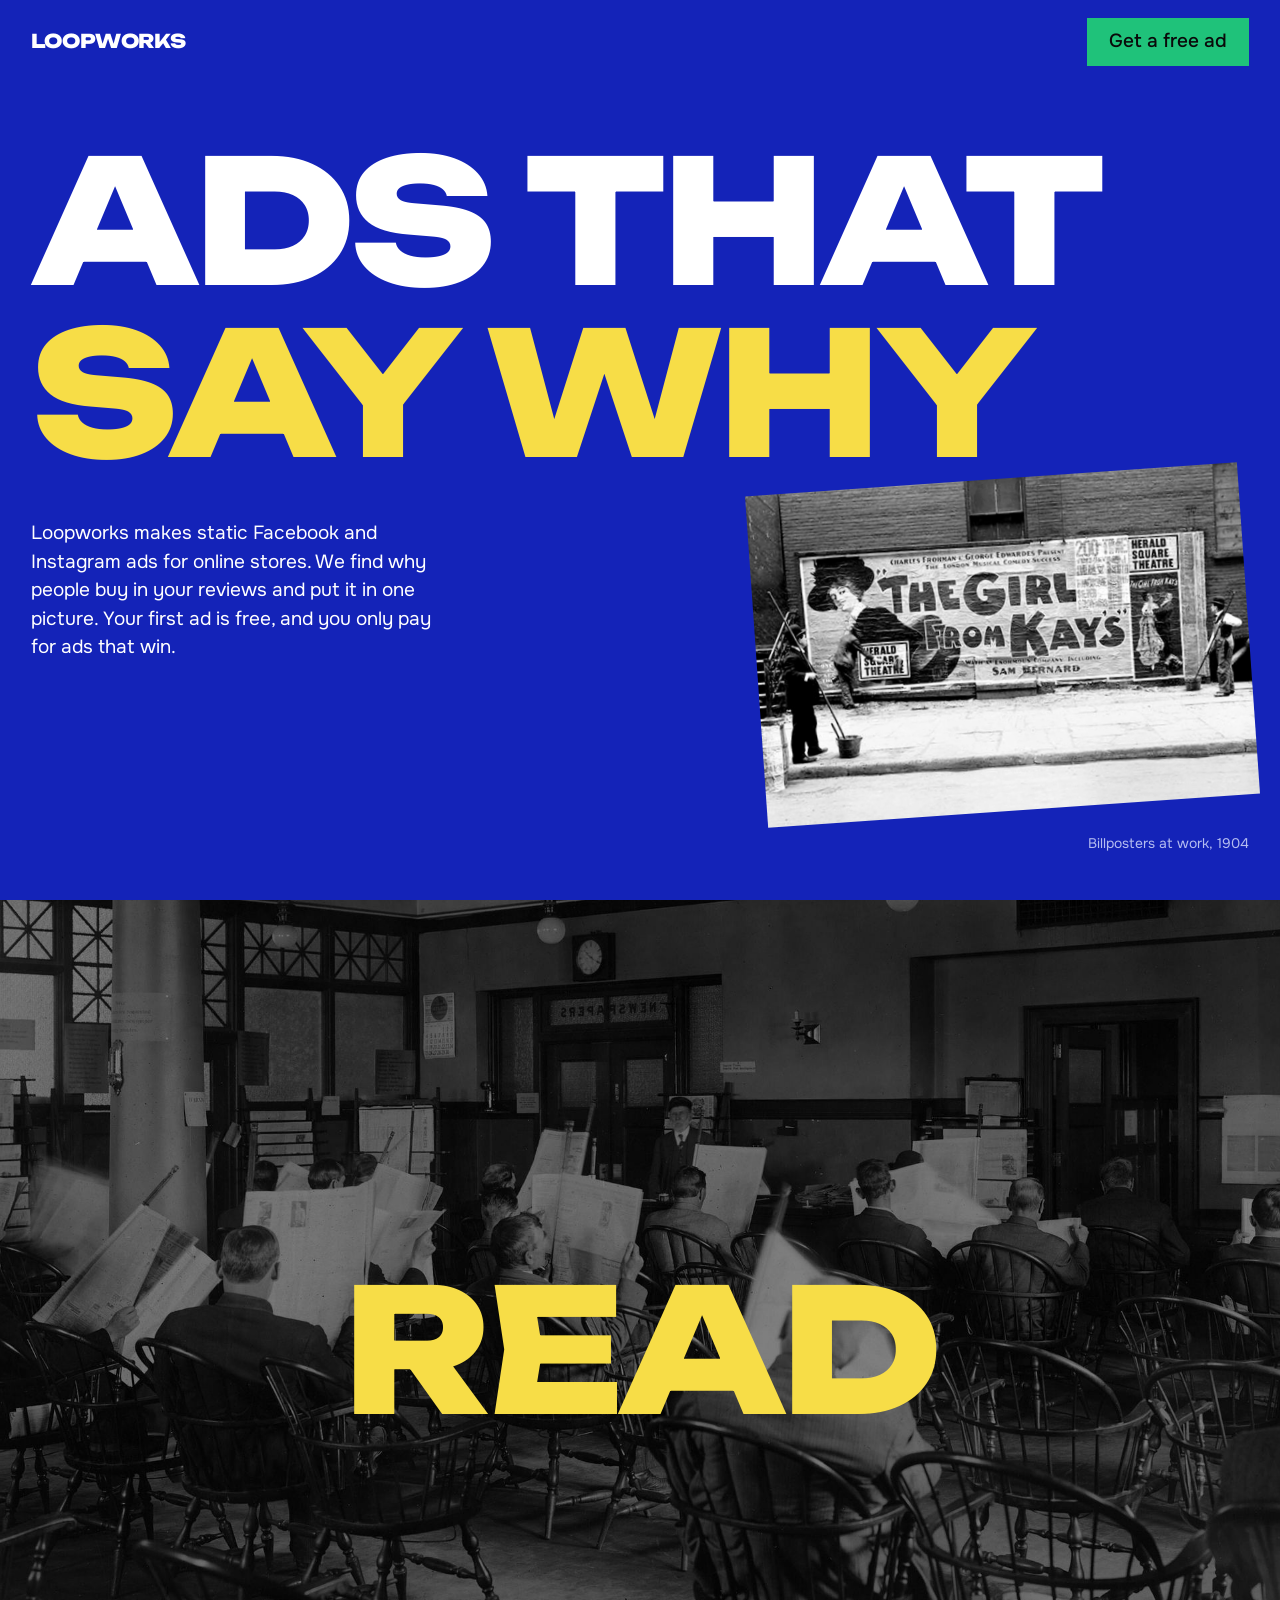
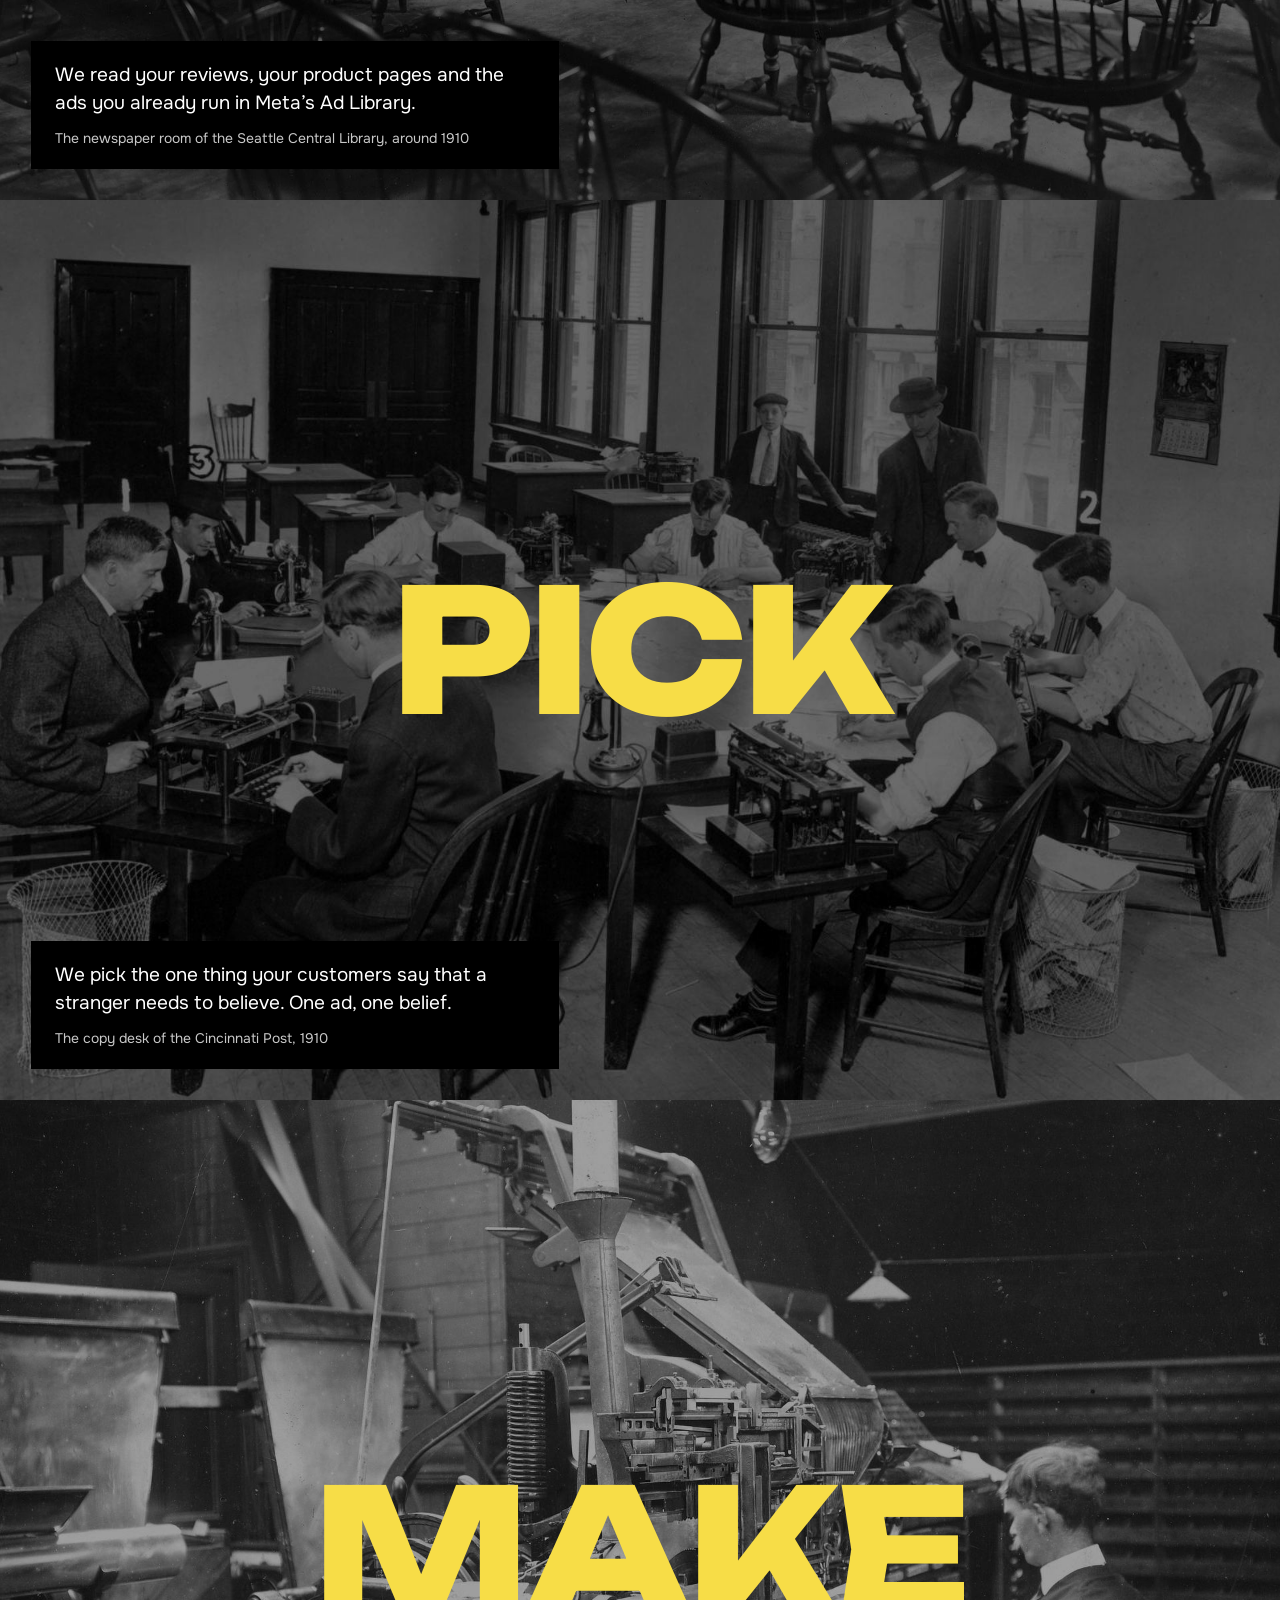
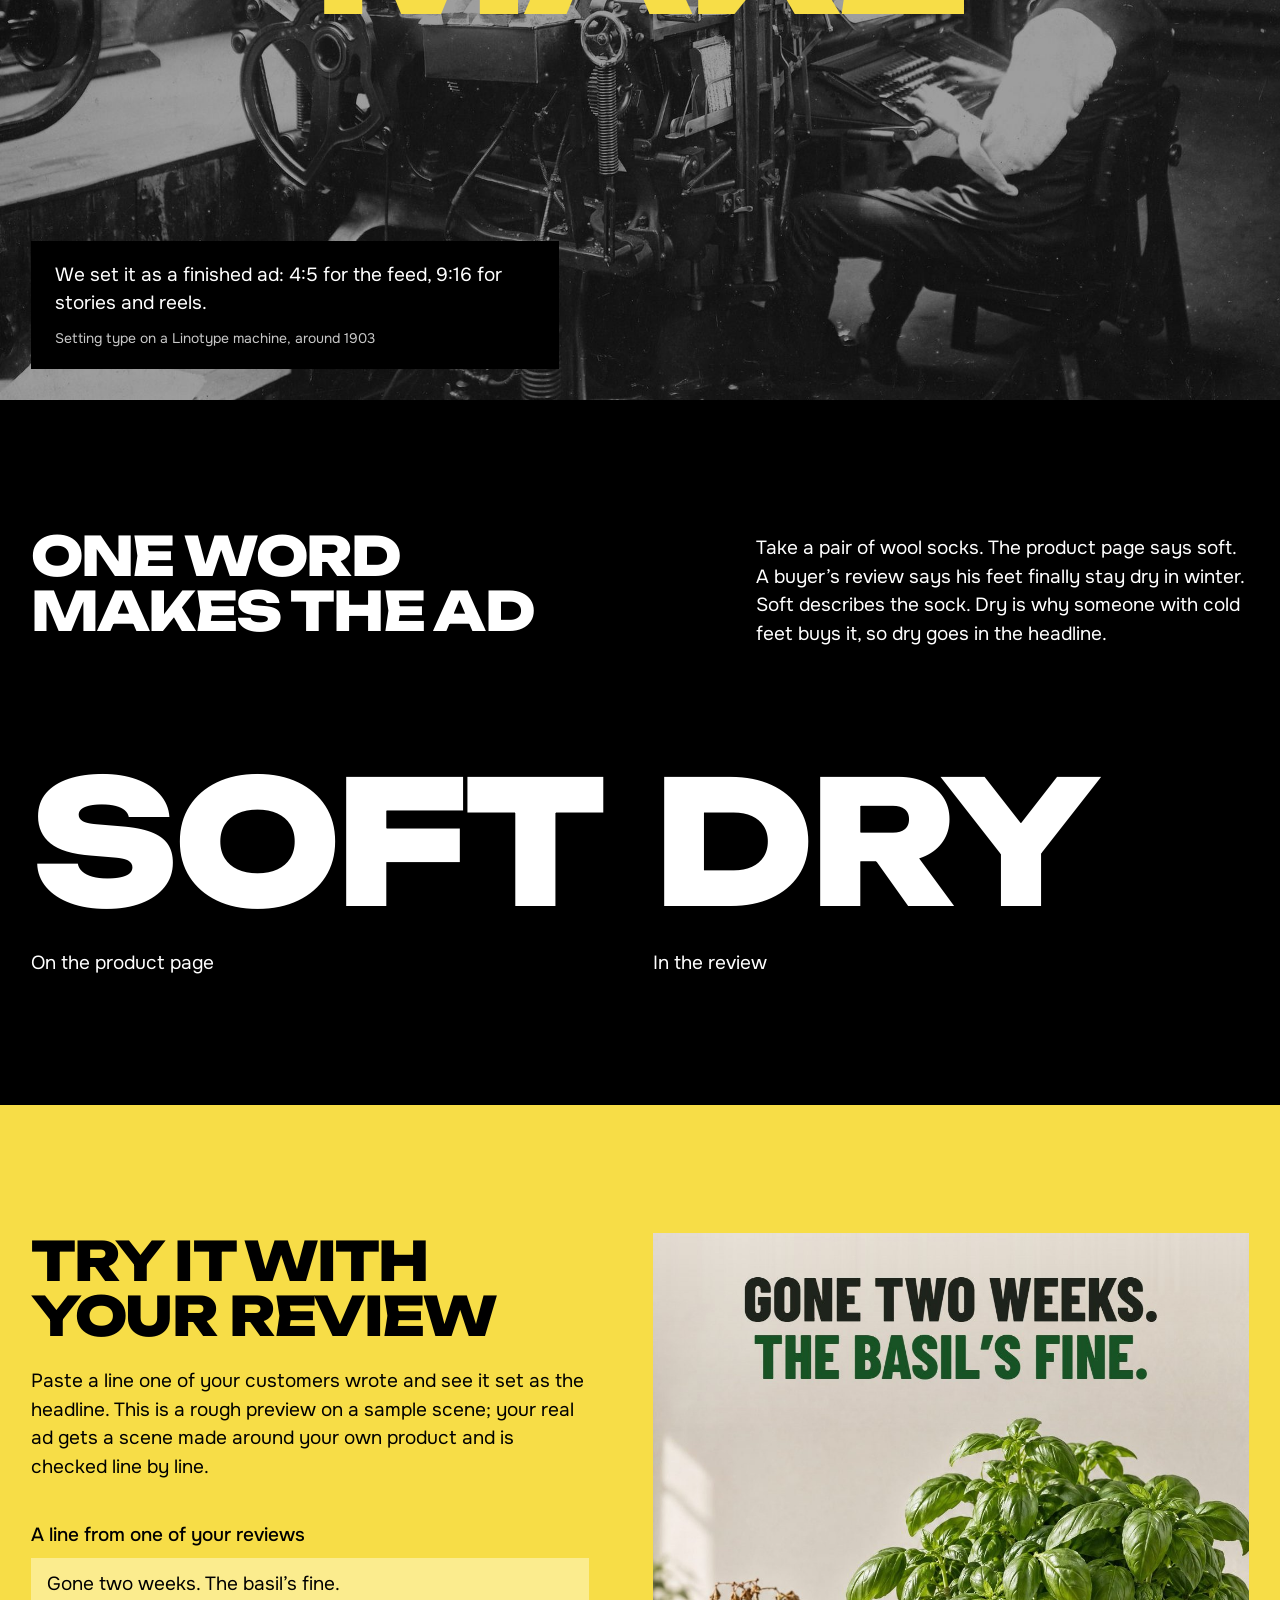
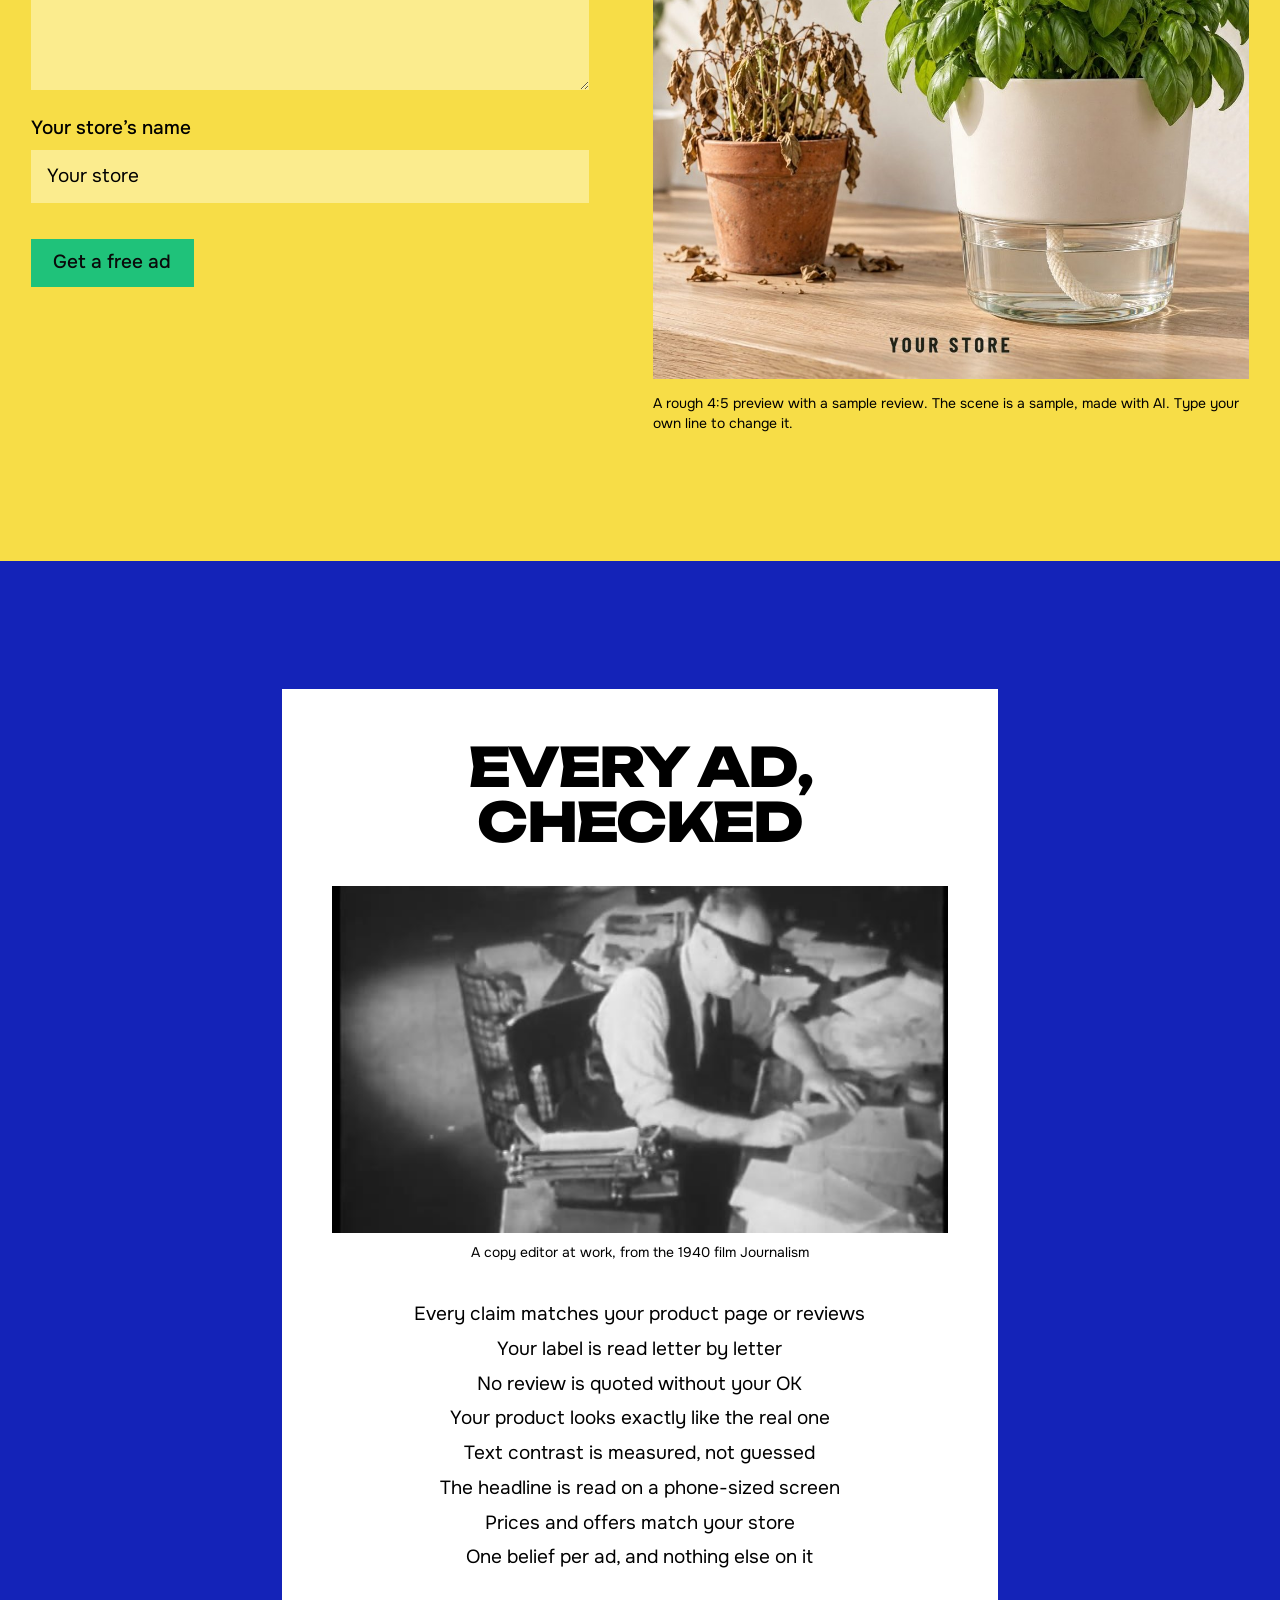
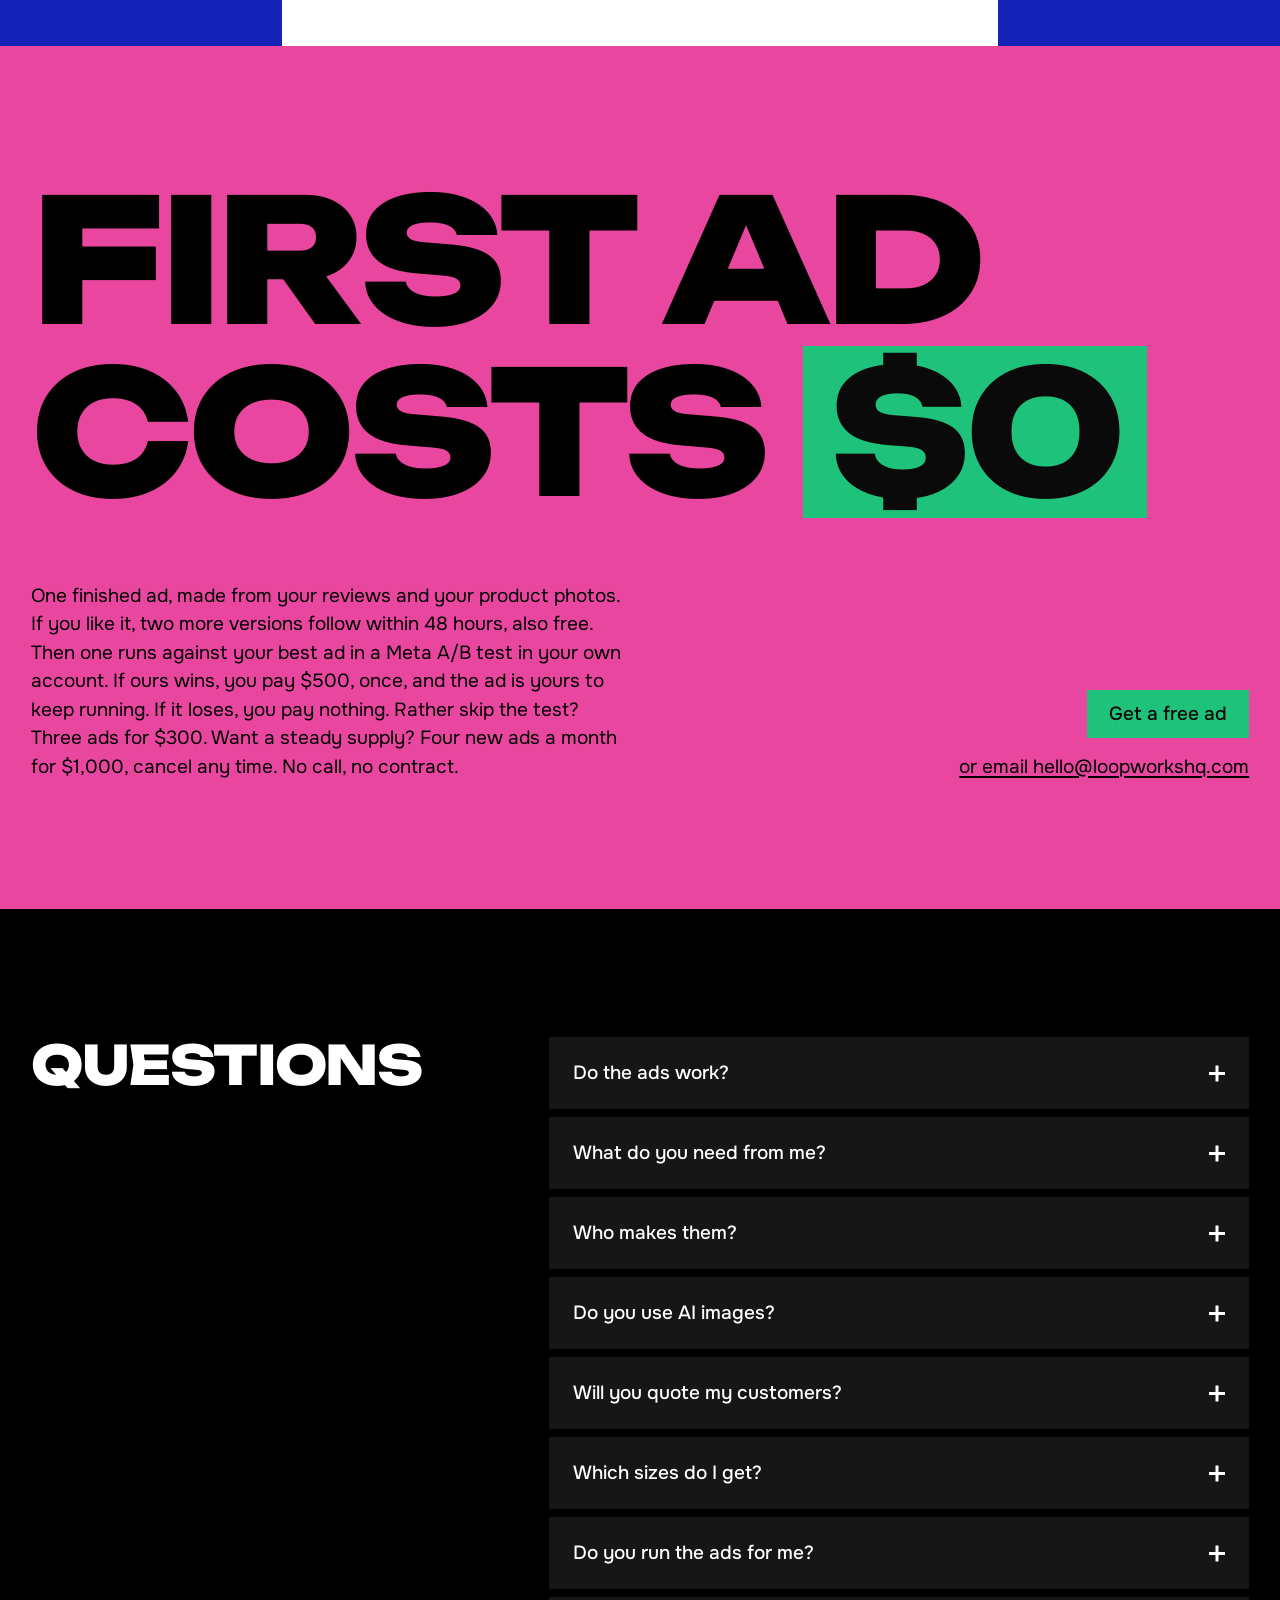
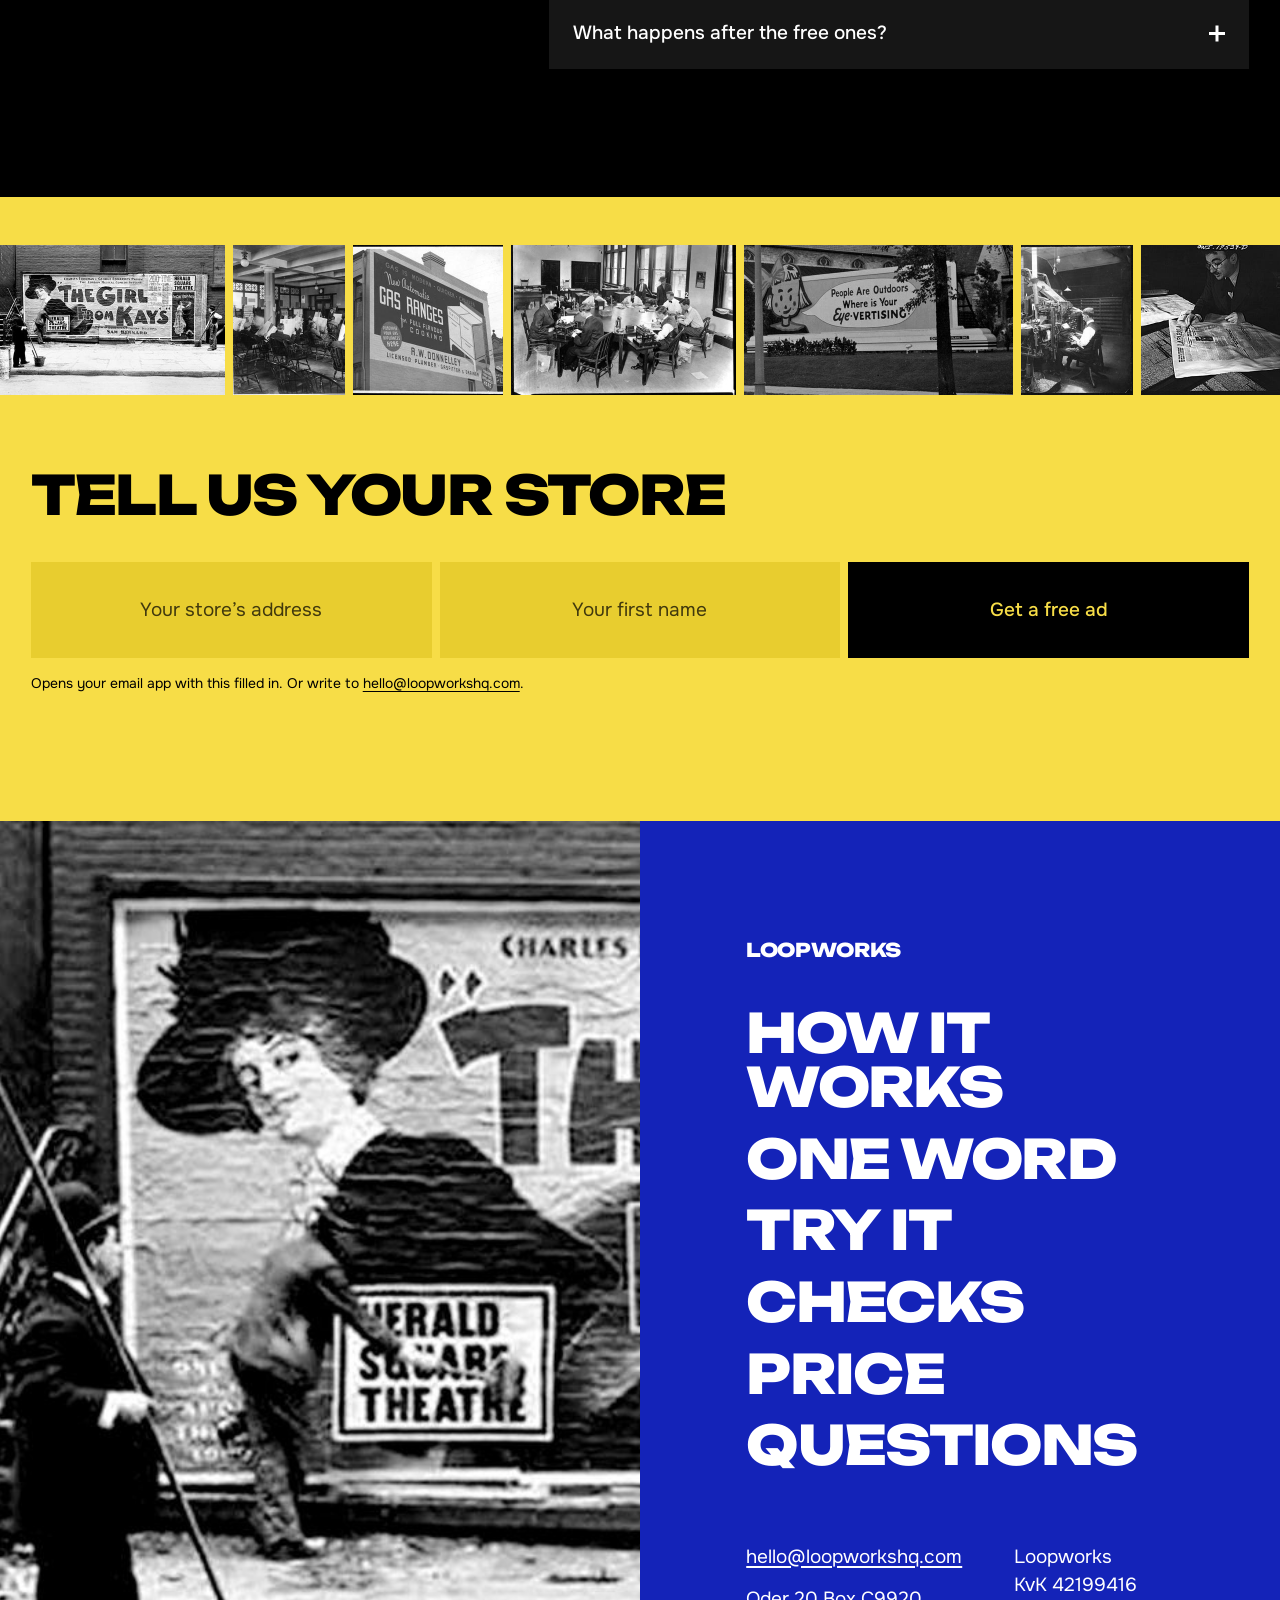
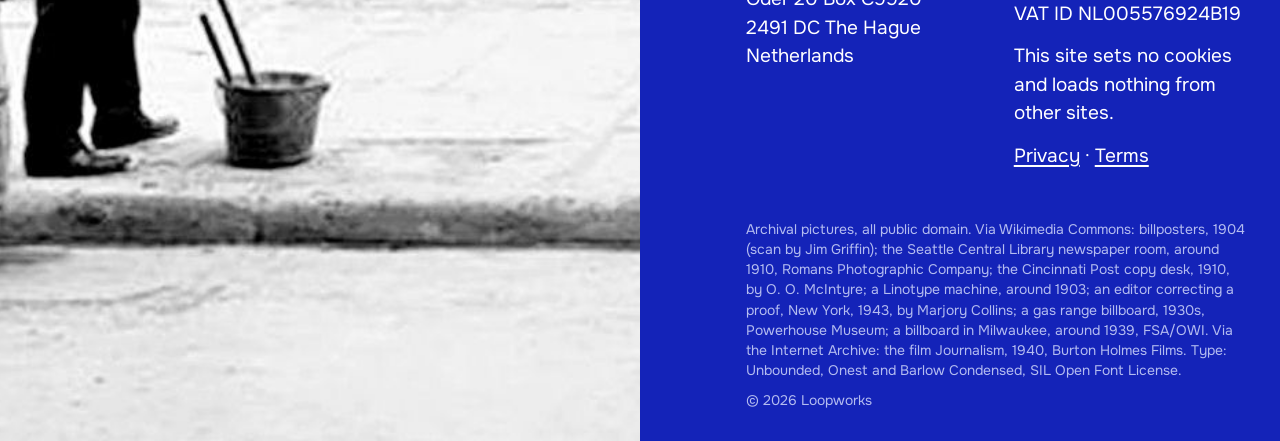
<file: index.html>
<!doctype html>
<html lang="en">
<head>
<meta charset="utf-8">
<meta name="viewport" content="width=device-width, initial-scale=1">
<meta name="format-detection" content="telephone=no, date=no, address=no, email=no">
<title>Loopworks: static ads that say why people buy</title>
<meta name="description" content="Loopworks makes static Facebook and Instagram ads for online stores. We find why people buy in your reviews and put it in one picture. Your first ad is free, and you only pay for ads that win.">
<meta name="theme-color" content="#1423b8">
<meta property="og:title" content="Loopworks: static ads that say why people buy">
<meta property="og:description" content="Static Facebook and Instagram ads for online stores. We find why people buy in your reviews and put it in one picture. Your first ad is free, and you only pay for ads that win.">
<meta property="og:type" content="website">
<meta property="og:url" content="https://loopworkshq.com/">
<link rel="icon" href="assets/img/icon.svg" type="image/svg+xml">
<link rel="preload" href="assets/fonts/unbounded-800-latin.woff2" as="font" type="font/woff2" crossorigin>
<link rel="stylesheet" href="assets/css/site.css">
<script>document.documentElement.classList.add('js')</script>
</head>
<body>

<header class="top">
  <a class="wordmark" href="#top" aria-label="Loopworks, back to the top">Loopworks</a>
  <a class="button" href="mailto:hello@loopworkshq.com?subject=Free%20ad%20for%20my%20store&amp;body=Hi%20Loopworks%2C%0A%0AI%E2%80%99d%20like%20a%20free%20ad.%20My%20store%3A%20" data-mail="default">Get a free ad</a>
</header>

<main id="top">

  <section class="hero" data-ink="#ffffff" aria-labelledby="hero-title">
    <h1 id="hero-title" class="hero-title"><span class="l1">Ads that</span> <span class="l2">say why</span></h1>
    <p class="hero-line">Loopworks makes static Facebook and Instagram ads for online stores. We find why people buy in your reviews and put it in one picture. Your first ad is free, and you only pay for ads that win.</p>
    <figure class="hero-photo">
      <img src="assets/img/hero-billposters.jpg" width="1400" height="942" alt="Three men pasting a theatre poster onto a brick wall, 1904." fetchpriority="high">
      <figcaption class="small">Billposters at work, 1904</figcaption>
    </figure>
  </section>

  <div id="how" class="panels">
    <section class="panel" data-ink="#ffffff" aria-labelledby="verb-read">
      <picture>
        <source media="(min-width: 48em)" srcset="assets/img/read-wide.jpg" width="2400" height="1349">
        <img src="assets/img/read-tall.jpg" width="1079" height="1920" alt="Rows of men in wooden chairs reading newspapers in a library reading room, Seattle, around 1910." loading="lazy">
      </picture>
      <div class="verb-wrap"><h2 id="verb-read" class="verb">Read</h2></div>
      <div class="panel-note" data-reveal>
        <p>We read your reviews, your product pages and the ads you already run in Meta’s Ad Library.</p>
        <p class="small">The newspaper room of the Seattle Central Library, around 1910</p>
      </div>
    </section>
    <section class="panel" data-ink="#ffffff" aria-labelledby="verb-pick">
      <picture>
        <source media="(min-width: 48em)" srcset="assets/img/pick-wide.jpg" width="1993" height="1121">
        <img src="assets/img/pick-tall.jpg" width="887" height="1578" alt="Editors at a round table with typewriters choosing headlines, the Cincinnati Post, 1910." loading="lazy">
      </picture>
      <div class="verb-wrap"><h2 id="verb-pick" class="verb">Pick</h2></div>
      <div class="panel-note" data-reveal>
        <p>We pick the one thing your customers say that a stranger needs to believe. One ad, one belief.</p>
        <p class="small">The copy desk of the Cincinnati Post, 1910</p>
      </div>
    </section>
    <section class="panel" data-ink="#ffffff" aria-labelledby="verb-make">
      <picture>
        <source media="(min-width: 48em)" srcset="assets/img/make-wide.jpg" width="2400" height="1350">
        <img src="assets/img/make-tall.jpg" width="1079" height="1920" alt="A man at a Linotype machine setting lines of type, around 1903." loading="lazy">
      </picture>
      <div class="verb-wrap"><h2 id="verb-make" class="verb">Make</h2></div>
      <div class="panel-note" data-reveal>
        <p>We set it as a finished ad: 4:5 for the feed, 9:16 for stories and reels.</p>
        <p class="small">Setting type on a Linotype machine, around 1903</p>
      </div>
    </section>
  </div>

  <section id="word" class="showcase" data-ink="#ffffff" aria-labelledby="word-title">
    <div class="show-head">
      <h2 id="word-title" class="head" data-reveal>One word makes the ad</h2>
      <p data-reveal style="--i:1">Take a pair of wool socks. The product page says soft. A buyer’s review says his feet finally stay dry in winter. Soft describes the sock. Dry is why someone with cold feet buys it, so dry goes in the headline.</p>
    </div>
    <div class="specimens">
      <figure class="specimen" data-reveal style="--i:2">
        <p class="word">Soft</p>
        <figcaption>On the product page</figcaption>
      </figure>
      <figure class="specimen" data-reveal style="--i:3">
        <p class="word">Dry</p>
        <figcaption>In the review</figcaption>
      </figure>
    </div>
  </section>

  <section id="try" class="try" data-ink="#000000" aria-labelledby="try-title">
    <div class="try-copy">
      <h2 id="try-title" class="head" data-reveal>Try it with your review</h2>
      <p data-reveal style="--i:1">Paste a line one of your customers wrote and see it set as the headline. This is a rough preview on a sample scene; your real ad gets a scene made around your own product and is checked line by line.</p>
      <div class="try-form" data-reveal style="--i:2">
        <label class="try-label" for="try-review">A line from one of your reviews</label>
        <textarea id="try-review" class="field" rows="4" maxlength="160">Gone two weeks. The basil’s fine.</textarea>
        <label class="try-label" for="try-store">Your store’s name</label>
        <input id="try-store" class="field" type="text" maxlength="40" value="Your store" autocomplete="organization">
        <a class="button" id="try-send" href="mailto:hello@loopworkshq.com?subject=Free%20ad%20for%20my%20store" data-mail="try">Get a free ad</a>
      </div>
    </div>
    <figure class="try-preview" data-reveal style="--i:3">
      <img id="ad-img" class="ad-img" src="assets/img/ad-sample.jpg" width="1080" height="1350" alt="Preview ad for Your store: the headline “Gone two weeks. The basil’s fine.” over the sample scene, a picture made with AI of a lush basil plant in a self-watering pot next to a dead one in a clay pot." loading="lazy">
      <figcaption class="small" id="ad-note" aria-live="polite">A rough 4:5 preview with a sample review. The scene is a sample, made with AI. Type your own line to change it.</figcaption>
    </figure>
  </section>

  <section id="checks" class="checks" data-ink="#ffffff" aria-labelledby="checks-title">
    <div class="card" data-reveal>
      <h2 id="checks-title" class="head">Every ad, checked</h2>
      <figure class="card-photo">
        <video class="card-video" width="640" height="360" muted loop playsinline preload="none" poster="assets/img/copy-editor-1940.jpg" aria-label="A copy editor in a green eyeshade typing at his desk, from the 1940 film Journalism.">
          <source src="assets/video/copy-editor-1940.mp4" type="video/mp4">
        </video>
        <figcaption class="small">A copy editor at work, from the 1940 film Journalism</figcaption>
      </figure>
      <ul class="check-list">
        <li>Every claim matches your product page or reviews</li>
        <li>Your label is read letter by letter</li>
        <li>No review is quoted without your OK</li>
        <li>Your product looks exactly like the real one</li>
        <li>Text contrast is measured, not guessed</li>
        <li>The headline is read on a phone-sized screen</li>
        <li>Prices and offers match your store</li>
        <li>One belief per ad, and nothing else on it</li>
      </ul>
    </div>
  </section>

  <section id="price" class="price" data-ink="#000000" aria-labelledby="price-title">
    <h2 id="price-title" class="price-line" data-reveal><span class="pl">First ad</span> <span class="pl">costs <span class="chip">$0</span></span></h2>
    <div class="price-row">
      <p data-reveal style="--i:1">One finished ad, made from your reviews and your product photos. If you like it, two more versions follow within 48&nbsp;hours, also free. Then one runs against your best ad in a Meta A/B test in your own account. If ours wins, you pay $500, once, and the ad is yours to keep running. If it loses, you pay nothing. Rather skip the test? Three ads for $300. Want a steady supply? Four new ads a month for $1,000, cancel any time. No call, no contract.</p>
      <div class="price-act" data-reveal style="--i:2">
        <a class="button button-ink" href="mailto:hello@loopworkshq.com?subject=Free%20ad%20for%20my%20store" data-mail="default">Get a free ad</a>
        <a class="link-plain" href="mailto:hello@loopworkshq.com">or email hello@loopworkshq.com</a>
      </div>
    </div>
  </section>

  <section id="questions" class="faq" data-ink="#ffffff" aria-labelledby="faq-title">
    <h2 id="faq-title" class="head faq-head">Questions</h2>
    <div class="faq-list">
      <details name="faq" data-reveal>
        <summary><span>Do the ads work?</span><span class="plus" aria-hidden="true"></span></summary>
        <p>We can’t promise that before an ad has run. Only a test in your own ad account shows what sells. That’s why the first ones are free, and why after that you only pay for an ad that beats your best one.</p>
      </details>
      <details name="faq" data-reveal style="--i:1">
        <summary><span>What do you need from me?</span><span class="plus" aria-hidden="true"></span></summary>
        <p>Only your store’s address. We take the rest from your site, your reviews and the ads you already run.</p>
      </details>
      <details name="faq" data-reveal style="--i:2">
        <summary><span>Who makes them?</span><span class="plus" aria-hidden="true"></span></summary>
        <p>Loopworks is a small studio in the Netherlands, run by Efe Gevher. We research, write and design every ad, use AI tools where they help, and check each one before you see it.</p>
      </details>
      <details name="faq" data-reveal style="--i:3">
        <summary><span>Do you use AI images?</span><span class="plus" aria-hidden="true"></span></summary>
        <p>Yes, often for the whole picture, your product included. We draw it from your own product photos, check your label letter by letter, and nothing runs without your OK.</p>
      </details>
      <details name="faq" data-reveal>
        <summary><span>Will you quote my customers?</span><span class="plus" aria-hidden="true"></span></summary>
        <p>Only with your permission. You confirm that a review can be used before any ad with it runs.</p>
      </details>
      <details name="faq" data-reveal style="--i:1">
        <summary><span>Which sizes do I get?</span><span class="plus" aria-hidden="true"></span></summary>
        <p>4:5 (1080&nbsp;×&nbsp;1350) for the feed and 9:16 (1080&nbsp;×&nbsp;1920) for stories and reels.</p>
      </details>
      <details name="faq" data-reveal style="--i:2">
        <summary><span>Do you run the ads for me?</span><span class="plus" aria-hidden="true"></span></summary>
        <p>No. You run them in your own Meta ads account, so the budget and the results stay yours.</p>
      </details>
      <details name="faq" data-reveal style="--i:3">
        <summary><span>What happens after the free ones?</span><span class="plus" aria-hidden="true"></span></summary>
        <p>You only pay for an ad that beats your best one in a Meta A/B test in your own ad account: $500, once, and then it’s yours. If it doesn’t win, you pay us nothing. The test runs on your normal ad budget.</p>
      </details>
    </div>
  </section>

  <section id="contact" class="contact" data-ink="#000000" aria-labelledby="contact-title">
    <div class="strip">
      <div class="strip-track">
        <img src="assets/img/strip-01.jpg" width="450" height="300" alt="Billposters beside a fresh theatre poster, 1904." loading="lazy">
        <img src="assets/img/strip-02.jpg" width="224" height="300" alt="Men reading newspapers in a library reading room, Seattle, around 1910." loading="lazy">
        <img src="assets/img/strip-03.jpg" width="300" height="300" alt="A painted wall advertisement for gas ranges, 1930s." loading="lazy">
        <img src="assets/img/strip-04.jpg" width="450" height="300" alt="Editors at the Cincinnati Post copy desk, 1910." loading="lazy">
        <img src="assets/img/strip-05.jpg" width="538" height="300" alt="A billboard advertising billboards, Milwaukee, around 1939." loading="lazy">
        <img src="assets/img/strip-06.jpg" width="224" height="300" alt="A Linotype operator at his keyboard, around 1903." loading="lazy">
        <img src="assets/img/strip-07.jpg" width="300" height="300" alt="An editor correcting a proof, New York, 1943." loading="lazy">
        <img src="assets/img/strip-08.jpg" width="450" height="300" alt="Newspaper readers in wooden chairs, Seattle, around 1910." loading="lazy">
        <img src="assets/img/strip-09.jpg" width="224" height="300" alt="The side of a building painted with an advertisement, 1930s." loading="lazy">
        <img src="assets/img/strip-10.jpg" width="224" height="300" alt="A billposter with his long brush and bucket, 1904." loading="lazy">
        <img src="assets/img/strip-11.jpg" width="300" height="300" alt="Typewriters on the copy desk, 1910." loading="lazy">
        <img src="assets/img/strip-12.jpg" width="450" height="300" alt="Linotype machines, around 1903." loading="lazy">
        <img src="assets/img/strip-01.jpg" width="450" height="300" alt="" aria-hidden="true" loading="lazy">
        <img src="assets/img/strip-02.jpg" width="224" height="300" alt="" aria-hidden="true" loading="lazy">
        <img src="assets/img/strip-03.jpg" width="300" height="300" alt="" aria-hidden="true" loading="lazy">
        <img src="assets/img/strip-04.jpg" width="450" height="300" alt="" aria-hidden="true" loading="lazy">
        <img src="assets/img/strip-05.jpg" width="538" height="300" alt="" aria-hidden="true" loading="lazy">
        <img src="assets/img/strip-06.jpg" width="224" height="300" alt="" aria-hidden="true" loading="lazy">
        <img src="assets/img/strip-07.jpg" width="300" height="300" alt="" aria-hidden="true" loading="lazy">
        <img src="assets/img/strip-08.jpg" width="450" height="300" alt="" aria-hidden="true" loading="lazy">
        <img src="assets/img/strip-09.jpg" width="224" height="300" alt="" aria-hidden="true" loading="lazy">
        <img src="assets/img/strip-10.jpg" width="224" height="300" alt="" aria-hidden="true" loading="lazy">
        <img src="assets/img/strip-11.jpg" width="300" height="300" alt="" aria-hidden="true" loading="lazy">
        <img src="assets/img/strip-12.jpg" width="450" height="300" alt="" aria-hidden="true" loading="lazy">
      </div>
    </div>
    <div class="contact-body">
      <h2 id="contact-title" class="head" data-reveal>Tell us your store</h2>
      <form class="bar" id="contact-form" action="mailto:hello@loopworkshq.com" method="post" enctype="text/plain" data-reveal style="--i:1">
        <label class="cell">
          <span class="sr-only">Your store’s address</span>
          <input name="store" type="text" inputmode="url" placeholder="Your store’s address" autocomplete="url" required>
        </label>
        <label class="cell">
          <span class="sr-only">Your first name</span>
          <input name="first" type="text" placeholder="Your first name" autocomplete="given-name">
        </label>
        <button class="cell submit" type="submit">Get a free ad</button>
      </form>
      <p class="small bar-notes" data-reveal style="--i:2">Opens your email app with this filled in. Or write to <a class="link-plain" href="mailto:hello@loopworkshq.com">hello@loopworkshq.com</a>.</p>
    </div>
  </section>

</main>

<footer class="foot" data-ink="#ffffff">
  <div class="foot-photo">
    <img src="assets/img/close-billposter.jpg" width="704" height="886" alt="A billposter with his long brush beside a freshly pasted poster, 1904." loading="lazy">
  </div>
  <div class="foot-side">
    <p class="wordmark foot-mark">Loopworks</p>
    <nav aria-label="Sections">
      <ul class="foot-menu">
        <li><a href="#how">How it works</a></li>
        <li><a href="#word">One word</a></li>
        <li><a href="#try">Try it</a></li>
        <li><a href="#checks">Checks</a></li>
        <li><a href="#price">Price</a></li>
        <li><a href="#questions">Questions</a></li>
      </ul>
    </nav>
    <div class="foot-blocks">
      <div>
        <p><a class="link-plain" href="mailto:hello@loopworkshq.com">hello@loopworkshq.com</a></p>
        <p>Oder 20 Box C9920<br>2491 DC The Hague<br>Netherlands</p>
      </div>
      <div>
        <p>Loopworks<br>KvK 42199416<br>VAT ID NL005576924B19</p>
        <p>This site sets no cookies and loads nothing from other sites.</p>
        <p><a class="link-plain" href="privacy.html">Privacy</a> · <a class="link-plain" href="terms.html">Terms</a></p>
      </div>
    </div>
    <p class="small foot-credits">Archival pictures, all public domain. Via Wikimedia Commons: billposters, 1904 (scan by Jim Griffin); the Seattle Central Library newspaper room, around 1910, Romans Photographic Company; the Cincinnati Post copy desk, 1910, by O. O. McIntyre; a Linotype machine, around 1903; an editor correcting a proof, New York, 1943, by Marjory Collins; a gas range billboard, 1930s, Powerhouse Museum; a billboard in Milwaukee, around 1939, FSA/OWI. Via the Internet Archive: the film Journalism, 1940, Burton Holmes Films. Type: Unbounded, Onest and Barlow Condensed, SIL Open Font License.</p>
    <p class="small">© 2026 Loopworks</p>
  </div>
</footer>

<script src="assets/js/ad.js" defer></script>
<script src="assets/js/site.js" defer></script>
</body>
</html>
</file>
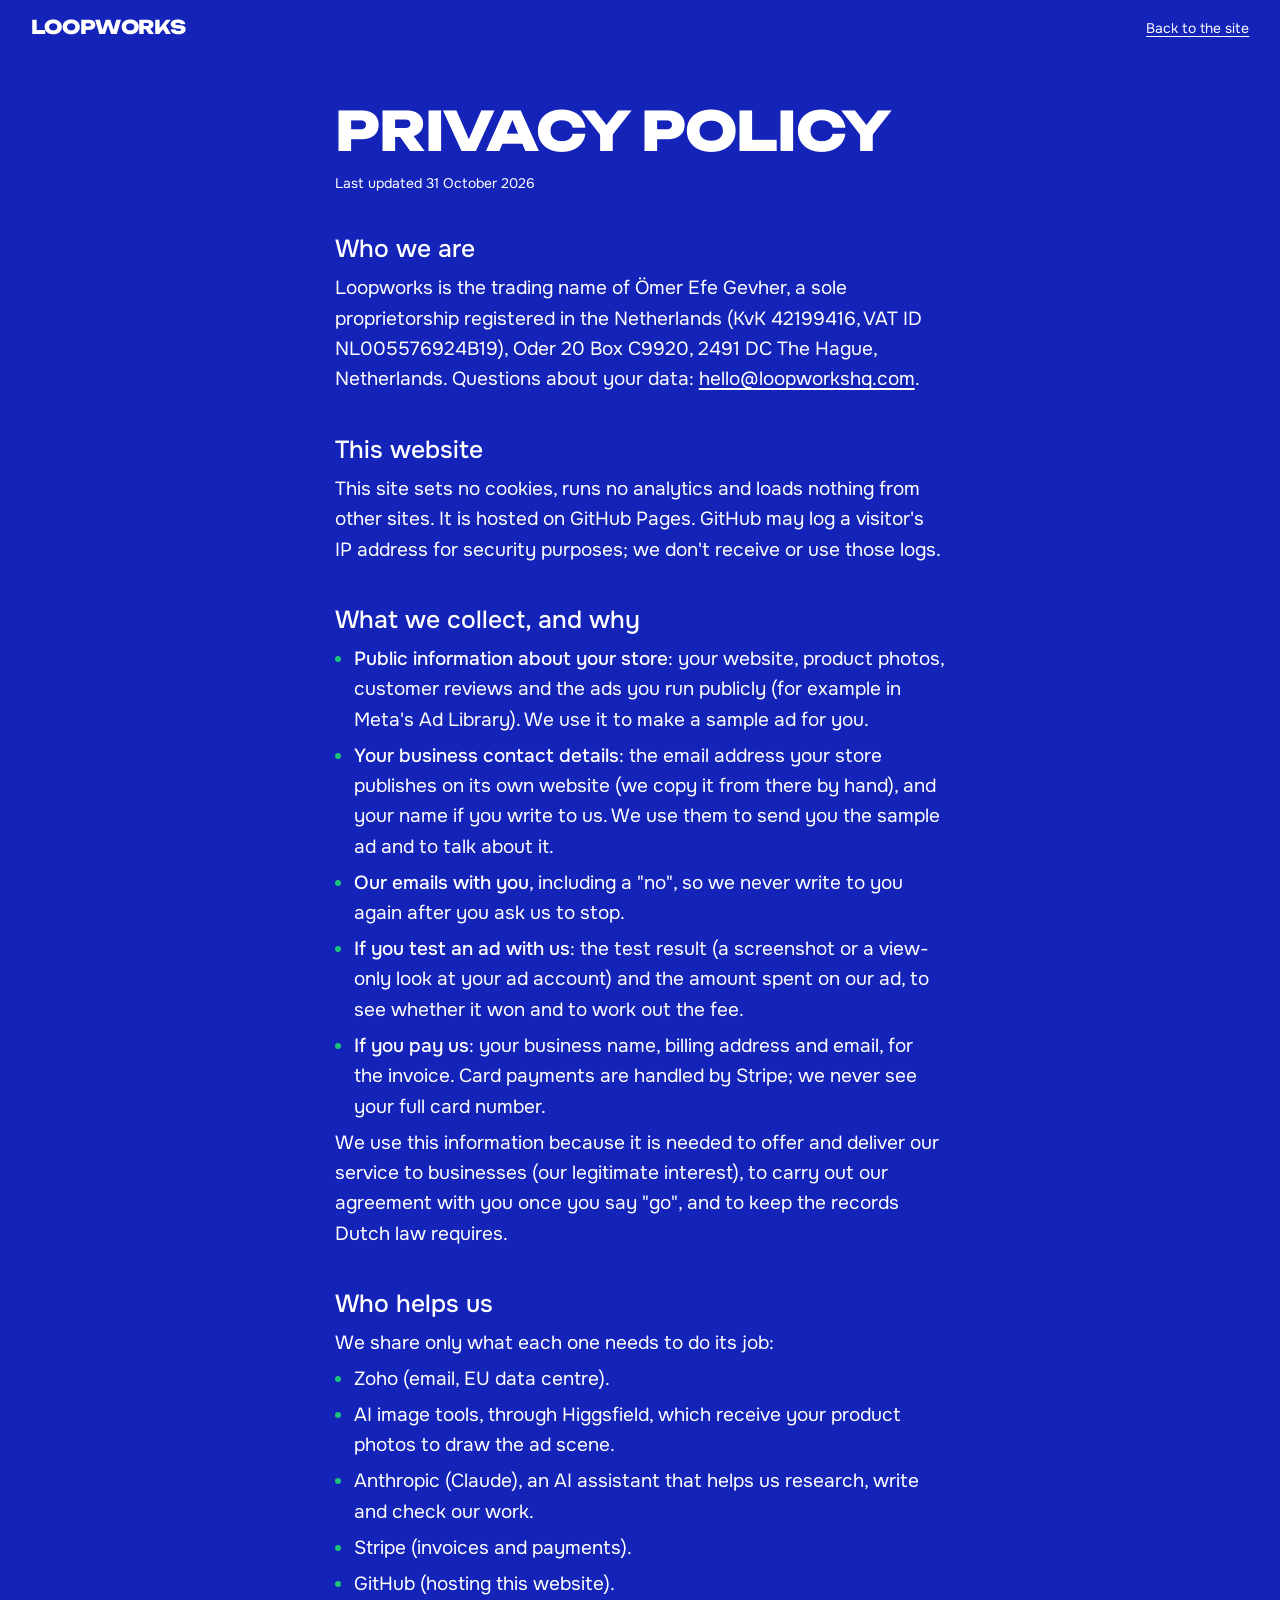
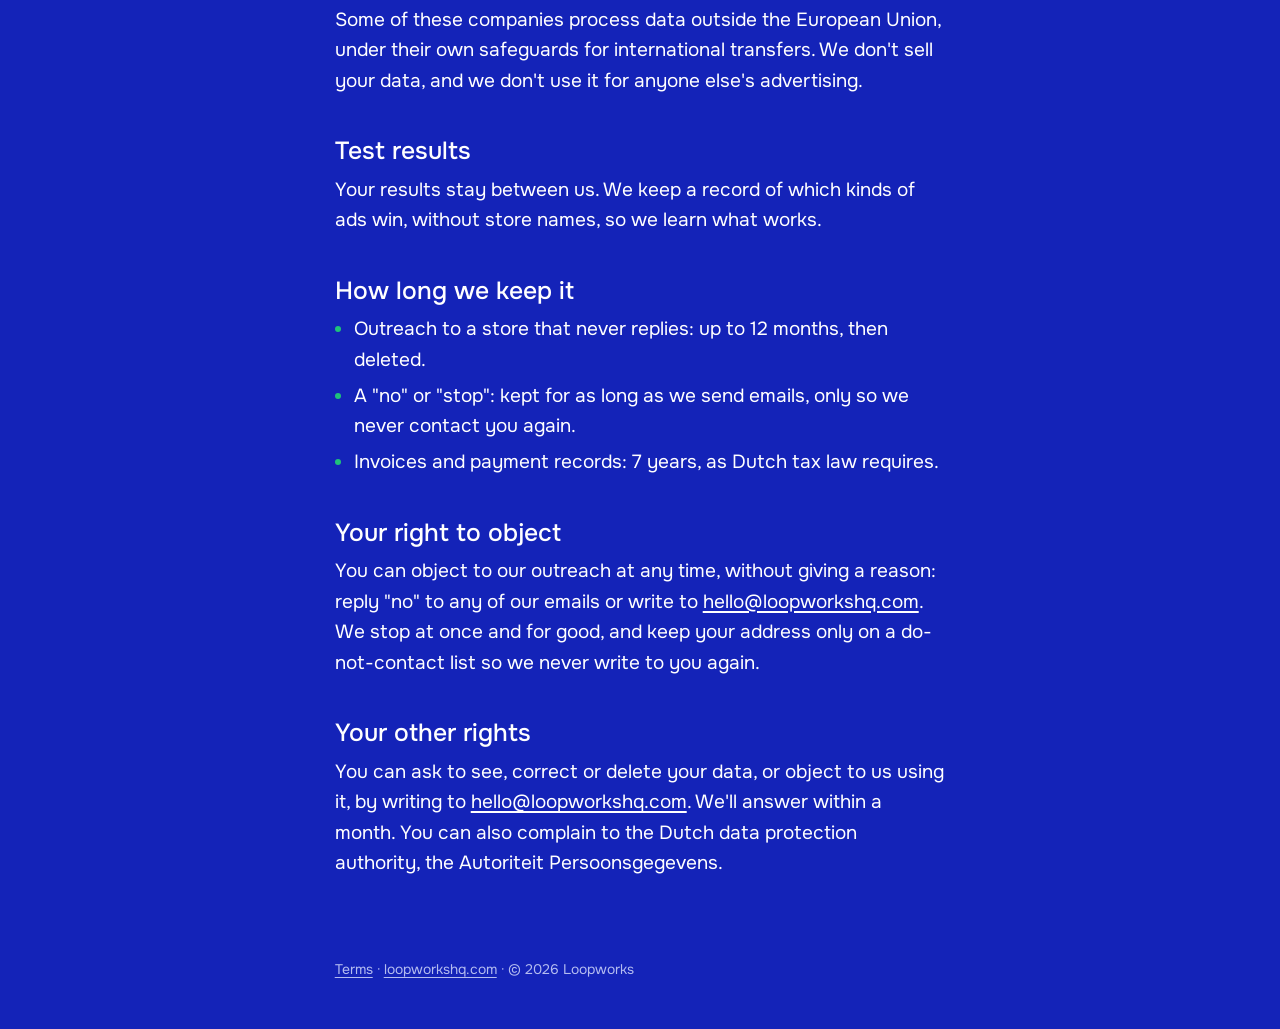
<file: privacy.html>
<!doctype html>
<html lang="en">
<head>
<meta charset="utf-8">
<meta name="viewport" content="width=device-width, initial-scale=1">
<meta name="format-detection" content="telephone=no, date=no, address=no, email=no">
<title>Privacy policy: Loopworks</title>
<meta name="description" content="What Loopworks collects, why, who helps us, how long we keep it, and your rights.">
<meta name="theme-color" content="#1423b8">
<link rel="icon" href="assets/img/icon.svg" type="image/svg+xml">
<link rel="stylesheet" href="assets/css/site.css">
<link rel="stylesheet" href="assets/css/legal.css">
</head>
<body class="legal">

<header class="legal-top">
  <a class="wordmark" href="/">Loopworks</a>
  <a class="link-plain small" href="/">Back to the site</a>
</header>

<main class="legal-main">
  <h1>Privacy policy</h1>
  <p class="legal-meta">Last updated 31 October 2026</p>

  <h2>Who we are</h2>
  <p>Loopworks is the trading name of Ömer Efe Gevher, a sole proprietorship registered in the Netherlands (KvK 42199416, VAT ID NL005576924B19), Oder 20 Box C9920, 2491 DC The Hague, Netherlands. Questions about your data: <a class="link-plain" href="mailto:hello@loopworkshq.com">hello@loopworkshq.com</a>.</p>

  <h2>This website</h2>
  <p>This site sets no cookies, runs no analytics and loads nothing from other sites. It is hosted on GitHub Pages. GitHub may log a visitor's IP address for security purposes; we don't receive or use those logs.</p>

  <h2>What we collect, and why</h2>
  <ul>
    <li><strong>Public information about your store</strong>: your website, product photos, customer reviews and the ads you run publicly (for example in Meta's Ad Library). We use it to make a sample ad for you.</li>
    <li><strong>Your business contact details</strong>: the email address your store publishes on its own website (we copy it from there by hand), and your name if you write to us. We use them to send you the sample ad and to talk about it.</li>
    <li><strong>Our emails with you</strong>, including a "no", so we never write to you again after you ask us to stop.</li>
    <li><strong>If you test an ad with us</strong>: the test result (a screenshot or a view-only look at your ad account) and the amount spent on our ad, to see whether it won and to work out the fee.</li>
    <li><strong>If you pay us</strong>: your business name, billing address and email, for the invoice. Card payments are handled by Stripe; we never see your full card number.</li>
  </ul>
  <p>We use this information because it is needed to offer and deliver our service to businesses (our legitimate interest), to carry out our agreement with you once you say "go", and to keep the records Dutch law requires.</p>

  <h2>Who helps us</h2>
  <p>We share only what each one needs to do its job:</p>
  <ul>
    <li>Zoho (email, EU data centre).</li>
    <li>AI image tools, through Higgsfield, which receive your product photos to draw the ad scene.</li>
    <li>Anthropic (Claude), an AI assistant that helps us research, write and check our work.</li>
    <li>Stripe (invoices and payments).</li>
    <li>GitHub (hosting this website).</li>
  </ul>
  <p>Some of these companies process data outside the European Union, under their own safeguards for international transfers. We don't sell your data, and we don't use it for anyone else's advertising.</p>

  <h2>Test results</h2>
  <p>Your results stay between us. We keep a record of which kinds of ads win, without store names, so we learn what works.</p>

  <h2>How long we keep it</h2>
  <ul>
    <li>Outreach to a store that never replies: up to 12 months, then deleted.</li>
    <li>A "no" or "stop": kept for as long as we send emails, only so we never contact you again.</li>
    <li>Invoices and payment records: 7 years, as Dutch tax law requires.</li>
  </ul>

  <h2>Your right to object</h2>
  <p>You can object to our outreach at any time, without giving a reason: reply "no" to any of our emails or write to <a class="link-plain" href="mailto:hello@loopworkshq.com">hello@loopworkshq.com</a>. We stop at once and for good, and keep your address only on a do-not-contact list so we never write to you again.</p>

  <h2>Your other rights</h2>
  <p>You can ask to see, correct or delete your data, or object to us using it, by writing to <a class="link-plain" href="mailto:hello@loopworkshq.com">hello@loopworkshq.com</a>. We'll answer within a month. You can also complain to the Dutch data protection authority, the Autoriteit Persoonsgegevens.</p>
</main>

<footer class="legal-foot">
  <p><a class="link-plain" href="terms.html">Terms</a> · <a class="link-plain" href="/">loopworkshq.com</a> · © 2026 Loopworks</p>
</footer>

</body>
</html>
</file>
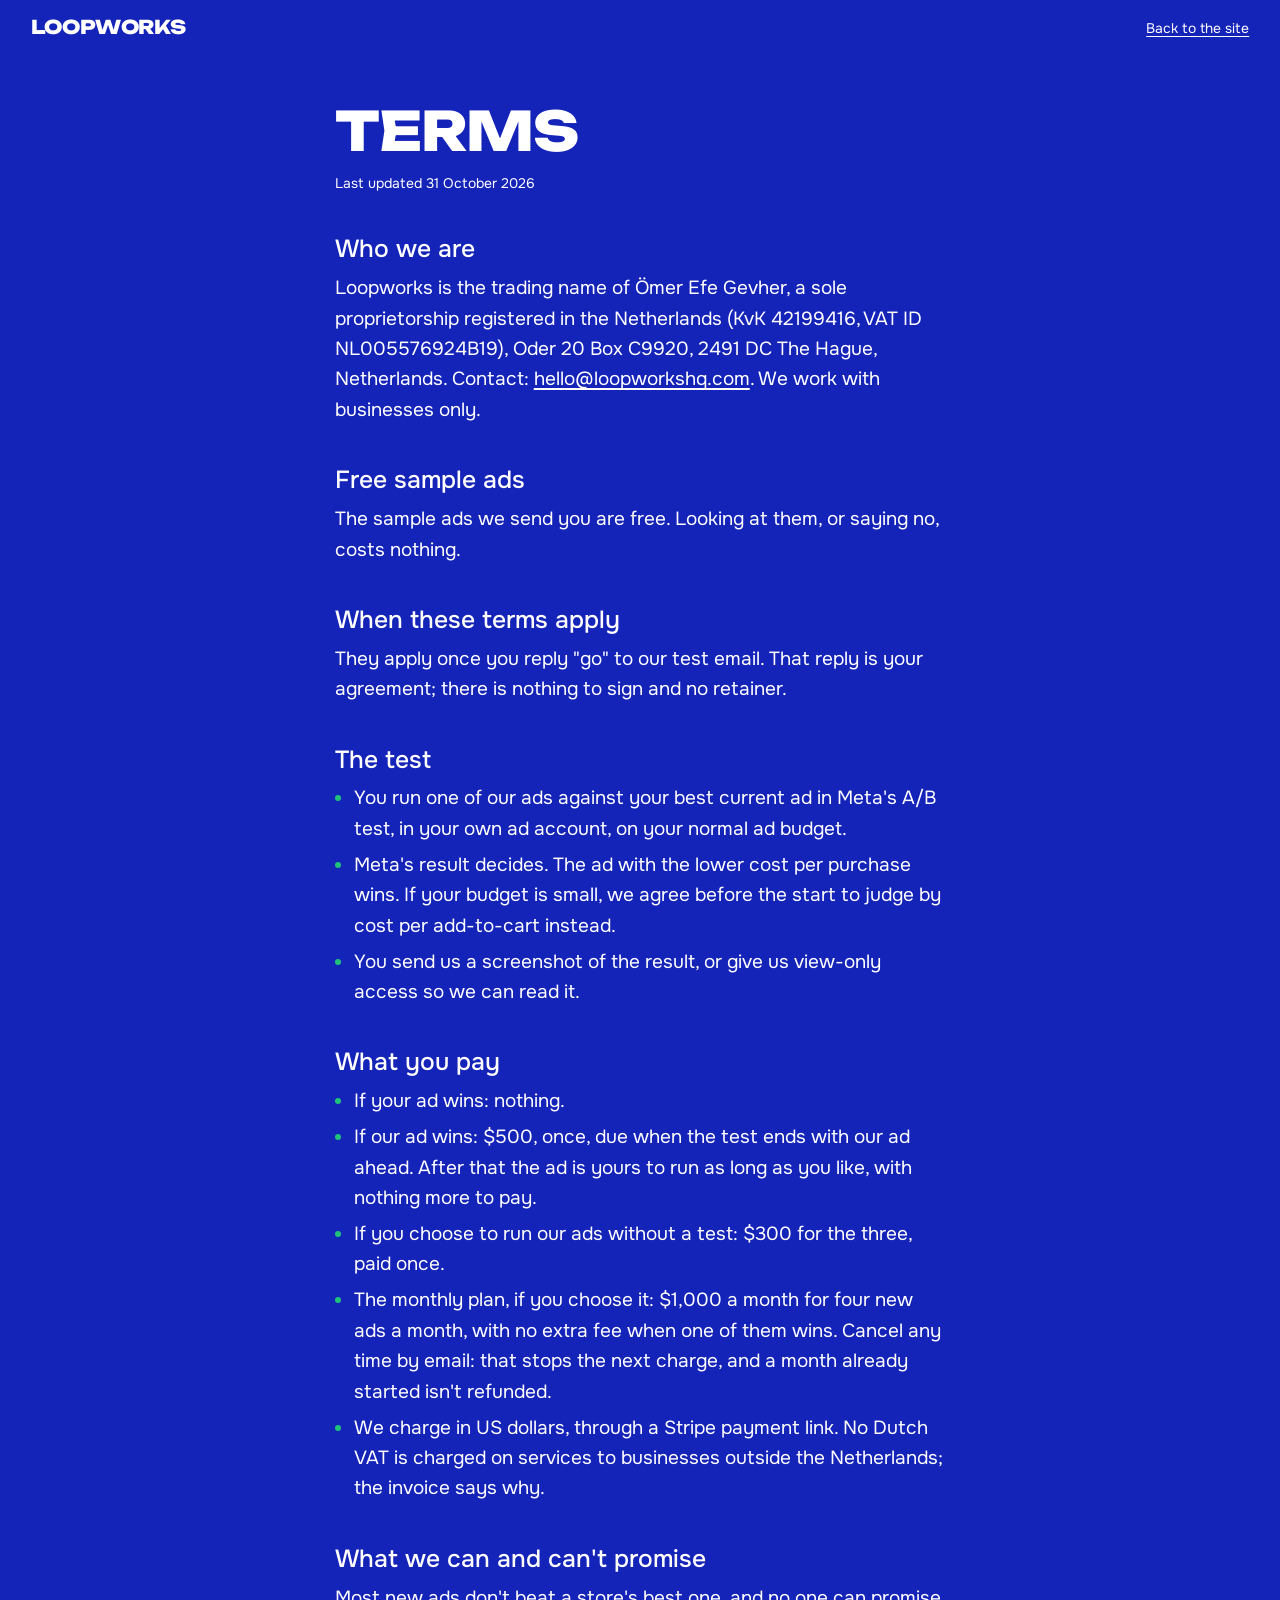
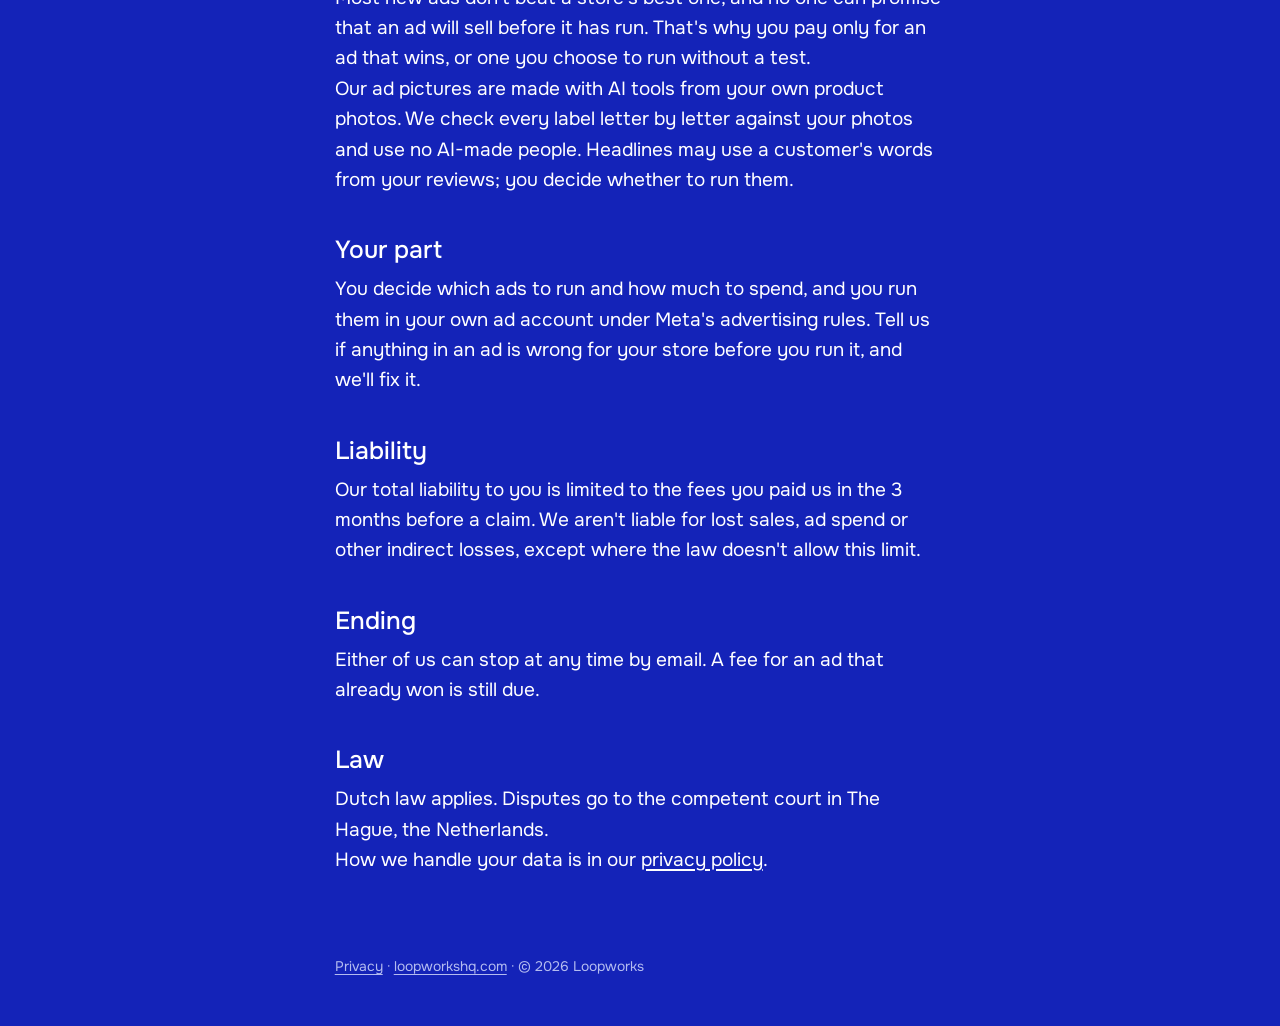
<file: terms.html>
<!doctype html>
<html lang="en">
<head>
<meta charset="utf-8">
<meta name="viewport" content="width=device-width, initial-scale=1">
<meta name="format-detection" content="telephone=no, date=no, address=no, email=no">
<title>Terms: Loopworks</title>
<meta name="description" content="How Loopworks works: free sample ads, a test against your best ad, and a fee only for an ad that wins.">
<meta name="theme-color" content="#1423b8">
<link rel="icon" href="assets/img/icon.svg" type="image/svg+xml">
<link rel="stylesheet" href="assets/css/site.css">
<link rel="stylesheet" href="assets/css/legal.css">
</head>
<body class="legal">

<header class="legal-top">
  <a class="wordmark" href="/">Loopworks</a>
  <a class="link-plain small" href="/">Back to the site</a>
</header>

<main class="legal-main">
  <h1>Terms</h1>
  <p class="legal-meta">Last updated 31 October 2026</p>

  <h2>Who we are</h2>
  <p>Loopworks is the trading name of Ömer Efe Gevher, a sole proprietorship registered in the Netherlands (KvK 42199416, VAT ID NL005576924B19), Oder 20 Box C9920, 2491 DC The Hague, Netherlands. Contact: <a class="link-plain" href="mailto:hello@loopworkshq.com">hello@loopworkshq.com</a>. We work with businesses only.</p>

  <h2>Free sample ads</h2>
  <p>The sample ads we send you are free. Looking at them, or saying no, costs nothing.</p>

  <h2>When these terms apply</h2>
  <p>They apply once you reply "go" to our test email. That reply is your agreement; there is nothing to sign and no retainer.</p>

  <h2>The test</h2>
  <ul>
    <li>You run one of our ads against your best current ad in Meta's A/B test, in your own ad account, on your normal ad budget.</li>
    <li>Meta's result decides. The ad with the lower cost per purchase wins. If your budget is small, we agree before the start to judge by cost per add-to-cart instead.</li>
    <li>You send us a screenshot of the result, or give us view-only access so we can read it.</li>
  </ul>

  <h2>What you pay</h2>
  <ul>
    <li>If your ad wins: nothing.</li>
    <li>If our ad wins: $500, once, due when the test ends with our ad ahead. After that the ad is yours to run as long as you like, with nothing more to pay.</li>
    <li>If you choose to run our ads without a test: $300 for the three, paid once.</li>
    <li>The monthly plan, if you choose it: $1,000 a month for four new ads a month, with no extra fee when one of them wins. Cancel any time by email: that stops the next charge, and a month already started isn't refunded.</li>
    <li>We charge in US dollars, through a Stripe payment link. No Dutch VAT is charged on services to businesses outside the Netherlands; the invoice says why.</li>
  </ul>

  <h2>What we can and can't promise</h2>
  <p>Most new ads don't beat a store's best one, and no one can promise that an ad will sell before it has run. That's why you pay only for an ad that wins, or one you choose to run without a test.</p>
  <p>Our ad pictures are made with AI tools from your own product photos. We check every label letter by letter against your photos and use no AI-made people. Headlines may use a customer's words from your reviews; you decide whether to run them.</p>

  <h2>Your part</h2>
  <p>You decide which ads to run and how much to spend, and you run them in your own ad account under Meta's advertising rules. Tell us if anything in an ad is wrong for your store before you run it, and we'll fix it.</p>

  <h2>Liability</h2>
  <p>Our total liability to you is limited to the fees you paid us in the 3 months before a claim. We aren't liable for lost sales, ad spend or other indirect losses, except where the law doesn't allow this limit.</p>

  <h2>Ending</h2>
  <p>Either of us can stop at any time by email. A fee for an ad that already won is still due.</p>

  <h2>Law</h2>
  <p>Dutch law applies. Disputes go to the competent court in The Hague, the Netherlands.</p>

  <p>How we handle your data is in our <a class="link-plain" href="privacy.html">privacy policy</a>.</p>
</main>

<footer class="legal-foot">
  <p><a class="link-plain" href="privacy.html">Privacy</a> · <a class="link-plain" href="/">loopworkshq.com</a> · © 2026 Loopworks</p>
</footer>

</body>
</html>
</file>
<file: assets/css/site.css>
/* Loopworks, loopworkshq.com
   Flat saturated fields, heavy type, black-and-white archival photographs stuck on. Fonts are
   self-hosted, so the page contacts no other site. */

/* ---------- fonts (SIL Open Font License, see ../fonts/) ---------- */
@font-face { font-family: 'Unbounded'; font-style: normal; font-weight: 800; font-display: swap; src: url('../fonts/unbounded-800-latin.woff2') format('woff2'); unicode-range: U+0000-00FF, U+0131, U+0152-0153, U+02BB-02BC, U+02C6, U+02DA, U+02DC, U+0304, U+0308, U+0329, U+2000-206F, U+20AC, U+2122, U+2191, U+2193, U+2212, U+2215, U+FEFF, U+FFFD; }
@font-face { font-family: 'Unbounded'; font-style: normal; font-weight: 800; font-display: swap; src: url('../fonts/unbounded-800-latin-ext.woff2') format('woff2'); unicode-range: U+0100-02BA, U+02BD-02C5, U+02C7-02CC, U+02CE-02D7, U+02DD-02FF, U+0304, U+0308, U+0329, U+1D00-1DBF, U+1E00-1E9F, U+1EF2-1EFF, U+2020, U+20A0-20AB, U+20AD-20C4, U+2113, U+2C60-2C7F, U+A720-A7FF; }
@font-face { font-family: 'Onest'; font-style: normal; font-weight: 400 500; font-display: swap; src: url('../fonts/onest-latin.woff2') format('woff2'); unicode-range: U+0000-00FF, U+0131, U+0152-0153, U+02BB-02BC, U+02C6, U+02DA, U+02DC, U+0304, U+0308, U+0329, U+2000-206F, U+20AC, U+2122, U+2191, U+2193, U+2212, U+2215, U+FEFF, U+FFFD; }
@font-face { font-family: 'Onest'; font-style: normal; font-weight: 400 500; font-display: swap; src: url('../fonts/onest-latin-ext.woff2') format('woff2'); unicode-range: U+0100-02BA, U+02BD-02C5, U+02C7-02CC, U+02CE-02D7, U+02DD-02FF, U+0304, U+0308, U+0329, U+1D00-1DBF, U+1E00-1E9F, U+1EF2-1EFF, U+2020, U+20A0-20AB, U+20AD-20C4, U+2113, U+2C60-2C7F, U+A720-A7FF; }
/* the studio's ad face, used only on the Try it canvas, so it loads when the visitor gets there */
@font-face { font-family: 'Barlow Condensed'; font-style: normal; font-weight: 800; font-display: swap; src: url('../fonts/barlow-condensed-800-latin.woff') format('woff'); }
@font-face { font-family: 'Barlow Condensed'; font-style: normal; font-weight: 700; font-display: swap; src: url('../fonts/barlow-condensed-700-latin.woff') format('woff'); }

/* ---------- tokens ---------- */
:root {
  --bg: #1423b8;
  --surface: #1220a6;
  --ink: #ffffff;
  --muted: #b4bcf0;
  --accent: #1fc27a;
  --accent-hover: #3ad690;
  --accent-ink: #0a0a0a;
  --field-1: #1423b8;  --field-1-ink: #ffffff;
  --field-2: #000000;  --field-2-ink: #ffffff;
  --field-3: #f7dd47;  --field-3-ink: #000000;
  --field-4: #e9479f;  --field-4-ink: #000000;
  --black-step: #161616;
  --yellow-step: #e8cd2f;
  --yellow-light: #fbec8e;

  --font-display: 'Unbounded', 'Arial Black', sans-serif;
  --font-text: 'Onest', system-ui, sans-serif;

  --step-small: clamp(0.8125rem, 0.79rem + 0.1vw, 0.875rem);
  --step-body: clamp(1.125rem, 1.05rem + 0.2vw, 1.1875rem);
  --step-head: clamp(2rem, 1.3rem + 2.6vw, 3.5rem);
  --step-display: clamp(3rem, -0.2rem + 13.7vw, 13.75rem);

  --margin: clamp(1rem, 2.4vw, 2.25rem);
  --gutter: clamp(1rem, 2vw, 1.75rem);
  --pad: clamp(6rem, 10vw, 10rem);

  --ease-out: cubic-bezier(0.22, 1, 0.36, 1);
  --ease-expo: cubic-bezier(0.16, 1, 0.3, 1);
  --t-press: 140ms;
  --t-hover: 180ms;
}

/* ---------- reset ---------- */
*, *::before, *::after { box-sizing: border-box; }
html { -webkit-text-size-adjust: 100%; text-size-adjust: 100%; }
body { margin: 0; background: var(--bg); color: var(--ink); font-family: var(--font-text); font-size: var(--step-body); line-height: 1.5; -webkit-font-smoothing: antialiased; text-rendering: optimizeLegibility; }
h1, h2, h3, p, figure, blockquote, ul { margin: 0; }
ul { padding: 0; list-style: none; }
img, svg { display: block; max-width: 100%; }
img { height: auto; }
button, input, textarea { font: inherit; color: inherit; }
button { background: none; border: 0; padding: 0; cursor: pointer; }
a { color: inherit; }
:target { scroll-margin-top: 5rem; }
::selection { background: var(--accent); color: var(--accent-ink); }
:focus-visible { outline: 3px solid currentColor; outline-offset: 3px; }
p { text-wrap: pretty; }
h1, h2 { text-wrap: balance; font-weight: 800; }
.small { font-size: var(--step-small); line-height: 1.45; }
.sr-only { position: absolute; width: 1px; height: 1px; overflow: hidden; clip-path: inset(50%); white-space: nowrap; }
.head { font-family: var(--font-display); font-size: var(--step-head); line-height: 1.02; letter-spacing: -0.03em; text-transform: uppercase; }

/* ---------- controls ---------- */
.button { display: inline-flex; align-items: center; justify-content: center; min-height: 3rem; padding: 0 1.4rem; background: var(--accent); color: var(--accent-ink); font-family: var(--font-text); font-weight: 500; font-size: var(--step-body); line-height: 1; text-decoration: none; white-space: nowrap; transition: transform var(--t-press) var(--ease-out), background-color var(--t-hover) ease; }
.button:hover { background: var(--accent-hover); }
.button:active { transform: scale(0.97); }
.link-plain { text-decoration: underline; text-underline-offset: 0.18em; text-decoration-thickness: 0.08em; transition: text-decoration-thickness var(--t-hover) ease; }
.link-plain:hover { text-decoration-thickness: 0.16em; }
.field { display: block; width: 100%; min-height: 3rem; padding: 0.8rem 1rem; background: var(--yellow-light); color: #000; border: 0; border-radius: 0; font-size: var(--step-body); line-height: 1.4; resize: vertical; transition: background-color var(--t-hover) ease; }
.field:focus { background: #ffffff; }
.field:focus-visible { outline: 3px solid #000; outline-offset: 0; }

/* ---------- header: wordmark and the one action, taking the ink of each chapter ---------- */
.top { position: fixed; inset: 0 0 auto 0; z-index: 50; display: flex; justify-content: space-between; align-items: center; padding: 1.1rem var(--margin); color: var(--header-ink, #ffffff); background: var(--header-fill, transparent); transition: color 300ms ease, background-color 300ms ease, transform 360ms var(--ease-out); pointer-events: none; }
.top.is-away { transform: translateY(-130%); }
.top > *, .top.is-filled { pointer-events: auto; }
.wordmark { font-family: var(--font-display); font-weight: 800; font-size: var(--step-body); line-height: 1; letter-spacing: -0.02em; text-transform: uppercase; text-decoration: none; }
.top .wordmark { padding-block: 13px; margin-block: -13px; }

/* ---------- hero ---------- */
.hero { position: relative; min-height: 100svh; display: grid; grid-template-columns: repeat(12, minmax(0, 1fr)); grid-template-rows: auto 1fr auto; column-gap: var(--gutter); padding: 15svh var(--margin) var(--margin); background: var(--field-1); color: var(--field-1-ink); overflow: hidden; }
.hero-title { grid-column: 1 / -1; grid-row: 1; position: relative; z-index: 2; font-family: var(--font-display); font-size: var(--step-display); line-height: 1; letter-spacing: -0.03em; text-transform: uppercase; }
.hero-title .l1, .hero-title .l2 { display: block; }
.hero-title .l2 { color: var(--field-3); }
.hero-photo { grid-column: 8 / -1; grid-row: 1 / 4; align-self: end; justify-self: end; width: min(100%, 36rem); position: relative; z-index: 1; margin-bottom: 1rem; }
.hero-photo img { transform: rotate(-4deg); background: #000; }
.hero-photo figcaption { margin-top: 1.4rem; color: var(--muted); text-align: right; }
.hero-line { grid-column: 1 / 6; grid-row: 2; align-self: start; max-width: 31ch; margin-top: 2.5rem; position: relative; z-index: 2; }

/* ---------- how it works: one verb at a time ---------- */
.panel { position: relative; height: 100svh; min-height: 30rem; background: #000; color: #fff; }
.panel picture, .panel img { position: absolute; inset: 0; width: 100%; height: 100%; object-fit: cover; }
.verb-wrap { position: absolute; inset: 0; padding-top: calc(50svh - var(--step-display) / 2); pointer-events: none; }
.verb { position: sticky; top: calc(50svh - var(--step-display) / 2); text-align: center; color: var(--field-3); font-family: var(--font-display); font-size: var(--step-display); line-height: 1; letter-spacing: -0.03em; text-transform: uppercase; }
.panel-note { position: absolute; left: var(--margin); bottom: var(--margin); width: min(33rem, calc(100% - 2 * var(--margin))); background: #000; color: #fff; padding: 1.25rem 1.5rem 1.35rem; }
.panel-note .small { margin-top: 0.6rem; color: #c8c8c8; }

/* ---------- one word makes the ad: two words compared ---------- */
.showcase { display: grid; grid-template-columns: repeat(12, minmax(0, 1fr)); column-gap: var(--gutter); padding: var(--pad) var(--margin) 0; background: var(--field-2); color: var(--field-2-ink); }
.show-head { display: contents; }
.showcase .head { grid-column: 1 / 7; }
.showcase .show-head p { grid-column: 8 / -1; max-width: 46ch; padding-top: 0.4rem; }
.specimens { grid-column: 1 / -1; display: grid; grid-template-columns: repeat(12, minmax(0, 1fr)); column-gap: var(--gutter); margin-top: 12vh; }
.specimen:first-child { grid-column: 1 / 7; }
.specimen:last-child { grid-column: 7 / -1; }
.specimens { padding-bottom: var(--pad); }
.specimen figcaption { margin-top: 1.25rem; }
.word { font-family: var(--font-display); font-weight: 800; font-size: var(--step-display); line-height: 1; letter-spacing: -0.03em; text-transform: uppercase; }

/* ---------- try it: the live thing ---------- */
.try { display: grid; grid-template-columns: repeat(12, minmax(0, 1fr)); column-gap: var(--gutter); align-items: start; padding: var(--pad) var(--margin); background: var(--field-3); color: var(--field-3-ink); }
.try-copy { grid-column: 1 / 7; padding-right: clamp(0rem, 3vw, 3rem); }
.try-copy > p { margin-top: 1.5rem; max-width: 44ch; }
.try-form { display: grid; gap: 0.5rem; margin-top: 2.5rem; }
.try-label { font-weight: 500; }
.try-label + .field { margin-bottom: 1rem; }
.try-form .button { justify-self: start; margin-top: 0.75rem; }
.try-preview { grid-column: 7 / -1; }
.ad-img { width: 100%; aspect-ratio: 4 / 5; background: #cdc2b4; }
.try-preview figcaption { margin-top: 0.9rem; }

/* ---------- every ad, checked: the printed card ---------- */
.checks { display: flex; justify-content: center; padding: var(--pad) var(--margin) 0; background: var(--field-1); color: #fff; overflow: hidden; }
.card { width: min(56vw, 54rem); aspect-ratio: 5 / 7; padding: clamp(1.75rem, 3.9vw, 3.5rem) clamp(1.75rem, 3.9vw, 3.5rem) 26svh; margin-bottom: -18svh; background: #ffffff; color: #000; text-align: center; }
.card .head { font-size: var(--step-head); }
.card-photo { margin-top: 2.25rem; }
.card-video { display: block; width: 100%; height: auto; aspect-ratio: 16 / 9; object-fit: cover; background: #000; }
.card-photo figcaption { margin-top: 0.6rem; }
.check-list { margin-top: 2.25rem; line-height: 1.7; }
.check-list li { text-wrap: balance; }
.check-list li + li { margin-top: 0.15rem; }

/* ---------- price: one sentence ---------- */
.price { display: flex; flex-direction: column; justify-content: center; min-height: 80svh; padding: var(--pad) var(--margin); background: var(--field-4); color: var(--field-4-ink); }
.price-line { font-family: var(--font-display); font-size: var(--step-display); line-height: 1; letter-spacing: -0.03em; text-transform: uppercase; }
.price-line .pl { display: block; }
.chip { display: inline-block; padding: 0 0.15em; background: var(--accent); color: var(--accent-ink); }
.price-row { display: grid; grid-template-columns: repeat(12, minmax(0, 1fr)); column-gap: var(--gutter); align-items: end; margin-top: 4rem; }
.price-row > p { grid-column: 1 / 7; max-width: 46ch; }
.price-act { grid-column: 9 / -1; justify-self: end; display: flex; flex-direction: column; align-items: flex-end; gap: 0.9rem; }
.price-act .link-plain { padding-block: 9px; margin-block: -9px; }

/* ---------- questions: filled tiles ---------- */
.faq { display: grid; grid-template-columns: repeat(12, minmax(0, 1fr)); column-gap: var(--gutter); align-items: start; padding: var(--pad) var(--margin); background: var(--field-2); color: var(--field-2-ink); }
.faq-head { grid-column: 1 / 6; position: sticky; top: 6rem; }
.faq-list { grid-column: 6 / -1; display: grid; gap: 8px; }
.faq-list details { background: var(--black-step); transition: background-color var(--t-hover) ease; }
@media (hover: hover) { .faq-list details:hover { background: #222222; } }
.faq-list details[open] { background: var(--accent); color: var(--accent-ink); }
.faq-list summary { display: flex; justify-content: space-between; align-items: center; gap: 1.5rem; min-height: 72px; padding: 0.9rem 24px; font-weight: 500; cursor: pointer; list-style: none; }
.faq-list summary::-webkit-details-marker { display: none; }
.faq-list summary:focus-visible { outline-offset: -3px; }
.plus { position: relative; flex: none; width: 16px; height: 16px; }
.plus::before, .plus::after { content: ""; position: absolute; left: 0; top: 6.5px; width: 16px; height: 3px; background: currentColor; transition: transform 240ms var(--ease-out); }
.plus::after { transform: rotate(90deg); }
.faq-list details[open] .plus::after { transform: rotate(0deg); }
.faq-list details p { max-width: 52ch; padding: 0 24px 1.5rem; }

/* ---------- contact: photo strip and the three-cell bar ---------- */
.contact { padding: 48px 0 var(--pad); background: var(--field-3); color: var(--field-3-ink); }
.strip { overflow: hidden; }
.strip-track { display: flex; gap: 8px; width: max-content; padding-right: 8px; }
.strip img { height: 150px; width: auto; background: #000; }
.contact-body { padding: 72px var(--margin) 0; }
.bar { display: grid; grid-template-columns: repeat(3, minmax(0, 1fr)); gap: 8px; margin-top: 40px; }
.cell { display: flex; align-items: center; justify-content: center; min-height: 96px; background: var(--yellow-step); transition: background-color var(--t-hover) ease; }
.cell:focus-within { background: var(--yellow-light); }
.cell input { width: 100%; min-height: 96px; padding: 0 1rem; background: transparent; border: 0; text-align: center; font-size: var(--step-body); color: #000; }
.cell input::placeholder { color: #000; opacity: 0.72; }
.cell input:focus { outline: none; }
.submit { background: #000; color: var(--field-3); font-weight: 500; font-size: var(--step-body); transition: background-color var(--t-hover) ease, transform var(--t-press) var(--ease-out); }
.submit:hover { background: #262626; }
.submit:active { transform: scale(0.985); }
.submit:focus-visible { outline: 3px solid #000; outline-offset: 3px; }
.bar-notes { margin-top: 0.9rem; }

/* ---------- footer: photograph half, menu half ---------- */
.foot { display: grid; grid-template-columns: 1fr 1fr; min-height: 100svh; background: var(--field-1); color: #fff; }
.foot-photo { position: relative; min-height: 22rem; background: #000; }
.foot-photo img { position: absolute; inset: 0; width: 100%; height: 100%; object-fit: cover; object-position: 30% 50%; }
.foot-side { padding: 7.5rem var(--margin) var(--margin) clamp(1.5rem, 8.3vw, 8rem); display: flex; flex-direction: column; }
.foot-mark { margin-bottom: 2.5rem; }
.foot-menu { display: grid; gap: calc(1.1rem - 12px); }
.foot-menu a { display: inline-block; padding-block: 6px; font-family: var(--font-display); font-weight: 800; font-size: var(--step-head); line-height: 1; letter-spacing: -0.03em; text-transform: uppercase; text-decoration: none; transition: transform 320ms var(--ease-out), color var(--t-hover) ease; }
@media (hover: hover) {
  .foot-menu:hover a { color: var(--muted); }
  .foot-menu a:hover { color: #fff; transform: translateX(12px); }
}
.foot-menu a:focus-visible { color: #fff; transform: translateX(12px); }
.foot-blocks { display: grid; grid-template-columns: 1fr 1fr; gap: 2rem; margin-top: 64px; }
.foot-blocks p + p { margin-top: 0.9rem; }
.foot-blocks .link-plain { display: inline-block; padding-block: 11px; margin-block: -11px; }
.foot-credits { margin-top: auto; padding-top: 3rem; max-width: 60ch; color: var(--muted); }
.foot-credits + .small { margin-top: 0.6rem; color: var(--muted); }

/* ---------- tablet: two-column compositions stack ---------- */
@media (max-width: 63.99em) {
  .hero-photo { grid-column: 5 / -1; }
  .showcase .head, .showcase .show-head p { grid-column: 1 / -1; }
  .showcase .show-head p { padding-top: 0; margin-top: 1.5rem; }
  .try-copy, .try-preview { grid-column: 1 / -1; }
  .try-copy { padding-right: 0; }
  .try-copy > p { max-width: 52ch; }
  .try-preview { width: min(100%, 34rem); margin-top: 3.5rem; }
  .faq-head { grid-column: 1 / -1; position: static; margin-bottom: 2.5rem; }
  .faq-list { grid-column: 1 / -1; }
  .card { width: min(84vw, 40rem); }
  .foot { grid-template-columns: minmax(0, 1fr); }
  .foot-photo { min-height: 56svh; }
  .foot-side { padding: 4rem var(--margin) 2rem; }
}

/* ---------- phone ---------- */
@media (max-width: 47.99em) {
  /* the photo follows the sentence and the hero ends under it, so the next chapter shows below */
  .hero { grid-template-columns: minmax(0, 1fr); grid-template-rows: auto; min-height: 0; padding-top: 16svh; padding-bottom: 2rem; }
  .hero-title, .hero-photo, .hero-line { grid-column: 1; }
  .hero-line { grid-row: 2; max-width: none; width: 92%; margin-top: 2rem; }
  .hero-photo { grid-row: 3; align-self: start; width: 94%; margin: 2.5rem 0 0; }

  .panel-note { right: var(--margin); width: auto; padding: 1rem 1.1rem 1.1rem; }

  .showcase { grid-template-columns: minmax(0, 1fr); }
  .showcase .head, .showcase .show-head p { grid-column: 1; }
  .showcase .show-head p { padding-top: 0; margin-top: 1.25rem; }
  .specimens { grid-template-columns: minmax(0, 1fr); margin-top: 3rem; margin-inline: calc(var(--margin) * -1); }
  .specimen:first-child, .specimen:last-child { grid-column: 1; }
  .specimens { padding-bottom: 0; }
  .specimen { padding: 1.5rem var(--margin) 2.5rem; }
  .specimen:last-child { background: #fff; color: #000; }

  .try { grid-template-columns: minmax(0, 1fr); }
  .try-copy, .try-preview { grid-column: 1; }
  .try-preview { margin-top: 3rem; }
  .try-form .button { justify-self: stretch; }

  .card { width: 92vw; padding: 28px 28px 22svh; margin-bottom: -14svh; }
  .check-list { line-height: 1.35; }
  .check-list li + li { margin-top: 0.85rem; }

  .price-row { grid-template-columns: minmax(0, 1fr); margin-top: 2.5rem; }
  .price-row > p, .price-act { grid-column: 1; }
  .price-act { justify-self: stretch; align-items: stretch; margin-top: 2rem; }

  .faq { grid-template-columns: minmax(0, 1fr); }
  .faq-head { grid-column: 1; position: static; margin-bottom: 2rem; }
  .faq-list { grid-column: 1; gap: 6px; }
  .faq-list summary { min-height: 64px; padding: 0.8rem 20px; }
  .faq-list details p { padding: 0 20px 20px; }

  .strip img { height: 110px; }
  .contact-body { padding-top: 48px; }
  .bar { grid-template-columns: minmax(0, 1fr); }
  .cell, .cell input { min-height: 60px; }
  .foot-photo { min-height: 50svh; }
  .foot-side { padding: 3rem var(--margin) 2rem; }
  .foot-menu { gap: calc(1.25rem - 12px); }
  .foot-blocks { grid-template-columns: minmax(0, 1fr); gap: 1.25rem; margin-top: 3rem; }
}

/* ---------- narrow phones: under 360px, and bigger phones set to display zoom ---------- */
@media (max-width: 22.49em) {
  :root { --step-display: clamp(2.5rem, -0.2rem + 13.7vw, 3rem); --step-head: 1.8rem; }
  .foot-menu { gap: calc(1.25rem - 16px); }
  .foot-menu a { padding-block: 8px; }
}

/* ---------- short phones (an iPhone SE, old 320px phones): the next chapter still shows under the hero ---------- */
@media (max-width: 47.99em) and (max-height: 44em) {
  .hero { padding-top: 12svh; }
  .hero-photo { width: 84%; }
}

/* ---------- a phone on its side: wide and short ---------- */
@media (orientation: landscape) and (max-height: 31.25em) {
  :root { --step-display: min(clamp(3rem, -0.2rem + 13.7vw, 13.75rem), 18svh); }
  .hero { grid-template-columns: repeat(12, minmax(0, 1fr)); min-height: 0; padding-top: 6rem; padding-bottom: 2rem; }
  .hero-title { grid-column: 1 / -1; }
  .hero-line { grid-column: 1 / 7; grid-row: 2; width: auto; max-width: 40ch; margin-top: 1.5rem; }
  .hero-photo { grid-column: 8 / -1; grid-row: 2 / 4; align-self: start; width: 100%; margin: 1.5rem 0 0; }
  .panel { min-height: 0; }
  .verb-wrap { padding-top: 22svh; }
  .verb { position: static; }
}

/* ---------- motion (the finished state is the reduced-motion state) ---------- */
@media (prefers-reduced-motion: reduce) {
  .top { transition: color 300ms ease, background-color 300ms ease; }
}
@media (prefers-reduced-motion: no-preference) {
  .js .hero-title .l1, .js .hero-title .l2 { animation: lw-rise 900ms var(--ease-out) both; }
  .js .hero-title .l2 { animation-delay: 110ms; }
  .js .hero-photo img { animation: lw-stick 1000ms var(--ease-expo) 150ms both; }
  .js .hero-line { animation: lw-rise 800ms var(--ease-out) 300ms both; }

  .js [data-reveal] { opacity: 0; transform: translateY(24px); transition: opacity 700ms var(--ease-out), transform 900ms var(--ease-out); transition-delay: calc(var(--i, 0) * 80ms); }
  .js [data-reveal].is-in { opacity: 1; transform: none; }
  .js .card[data-reveal] { transform: translateY(64px); }
  .js .card[data-reveal].is-in { transform: none; }

  .js .strip-track { animation: lw-drift 90s linear infinite; }
  .js .strip.is-paused .strip-track, .js .strip.is-hidden .strip-track { animation-play-state: paused; }
}
@media (prefers-reduced-motion: no-preference) and (max-width: 47.99em) {
  .js .strip-track { animation-duration: 70s; }
}
@keyframes lw-rise { from { opacity: 0; transform: translateY(28px); } to { opacity: 1; transform: none; } }
@keyframes lw-stick { from { opacity: 0; transform: translateY(48px) rotate(0deg); } to { opacity: 1; transform: rotate(-4deg); } }
@keyframes lw-drift { to { transform: translateX(-50%); } }
</file>
<file: assets/css/legal.css>
/* Privacy and terms pages: long text on the site's colours and fonts (site.css loads first). */
body.legal { background: var(--bg); color: var(--ink); font-family: var(--font-text); font-size: var(--step-body); line-height: 1.6; margin: 0; }
.legal-top { display: flex; justify-content: space-between; align-items: center; gap: 1rem; padding: 1.1rem var(--margin); }
.legal-top a { color: var(--ink); }
.legal-main { max-width: 42rem; margin: 0 auto; padding: 3rem var(--margin) 5rem; }
.legal-main h1 { font-family: var(--font-display); font-weight: 800; font-size: var(--step-head); line-height: 1.05; letter-spacing: -0.02em; text-transform: uppercase; margin: 0 0 0.75rem; overflow-wrap: anywhere; }
.legal-main h2 { font-family: var(--font-text); font-weight: 500; font-size: 1.3em; line-height: 1.25; margin: 2.5rem 0 0.5rem; }
.legal-main p, .legal-main li { color: var(--ink); }
.legal-main ul { padding-left: 1.2rem; list-style: disc; }
.legal-main li { margin: 0.35rem 0; list-style: disc; }
.legal-main li::marker { color: var(--accent); }
.legal-main strong { font-weight: 500; }
.legal-main a { color: var(--ink); }
.legal-meta { color: var(--muted); font-size: var(--step-small); }
.legal-foot { max-width: 42rem; margin: 0 auto; padding: 0 var(--margin) 3rem; color: var(--muted); font-size: var(--step-small); }
.legal-foot a { color: var(--muted); }
</file>
